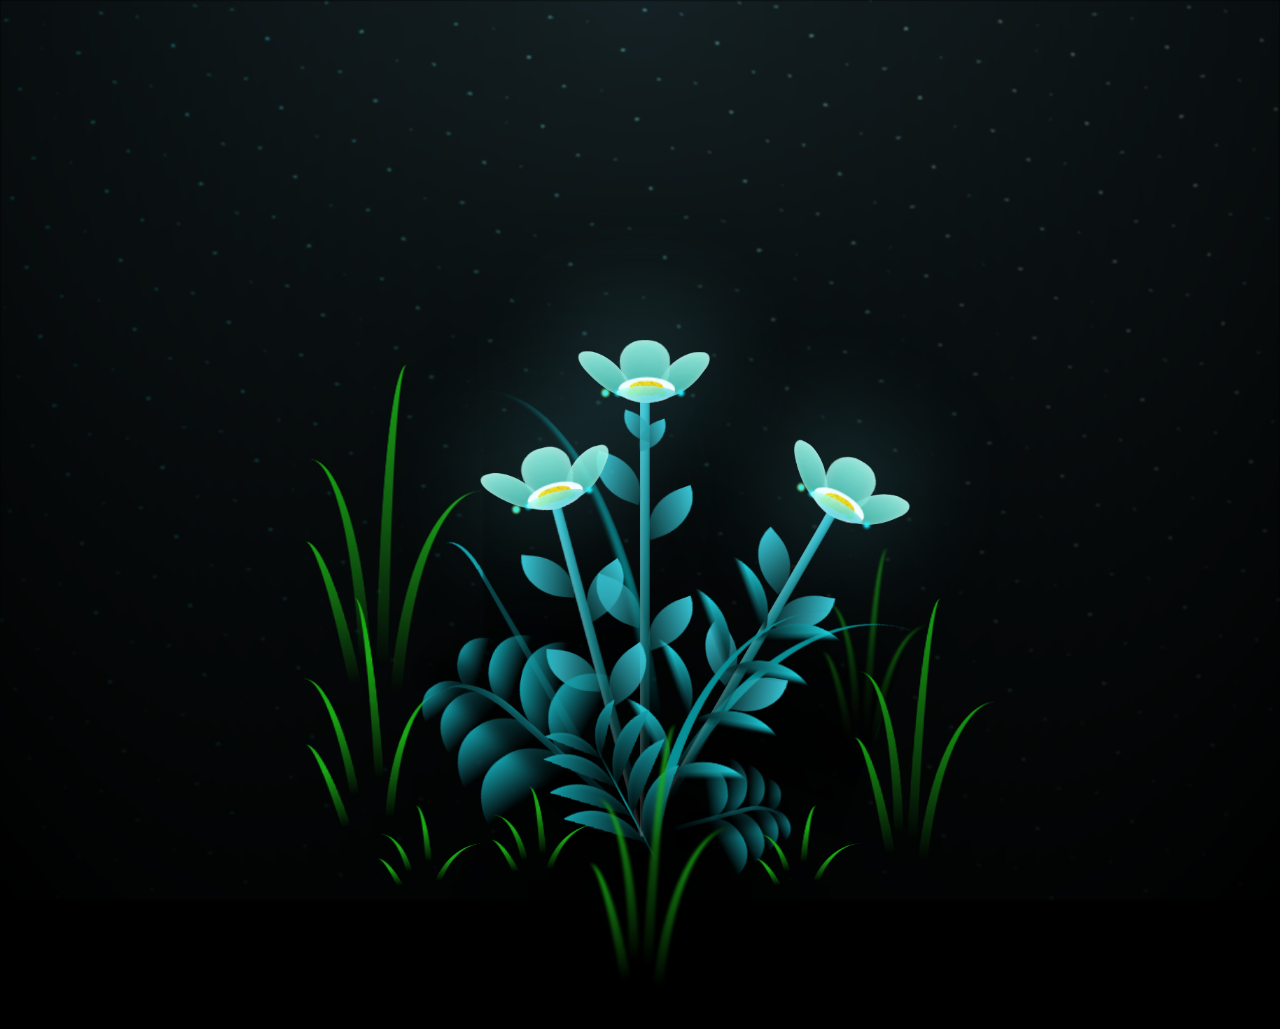
<file: FLOWER/index.html>
<!DOCTYPE html>
<html lang="en">
<head>
    <meta charset="UTF-8">
    <meta http-equiv="X-UA-Compatible" content="IE=edge">
    <meta name="viewport" content="width=device-width, initial-scale=1.0">
    <link rel="stylesheet" href="style.css">
    <script src="main.js" type="text/javascript"></script><title>Flowers</title>
</head>
    
<body class="not-loaded">
  <div class="night"></div>
  <div class="flowers">
    <div class="flower flower--1">
      <div class="flower__leafs flower__leafs--1">
        <div class="flower__leaf flower__leaf--1"></div>
        <div class="flower__leaf flower__leaf--2"></div>
        <div class="flower__leaf flower__leaf--3"></div>
        <div class="flower__leaf flower__leaf--4"></div>
        <div class="flower__white-circle"></div>

        <div class="flower__light flower__light--1"></div>
        <div class="flower__light flower__light--2"></div>
        <div class="flower__light flower__light--3"></div>
        <div class="flower__light flower__light--4"></div>
        <div class="flower__light flower__light--5"></div>
        <div class="flower__light flower__light--6"></div>
        <div class="flower__light flower__light--7"></div>
        <div class="flower__light flower__light--8"></div>

      </div>
      <div class="flower__line">
        <div class="flower__line__leaf flower__line__leaf--1"></div>
        <div class="flower__line__leaf flower__line__leaf--2"></div>
        <div class="flower__line__leaf flower__line__leaf--3"></div>
        <div class="flower__line__leaf flower__line__leaf--4"></div>
        <div class="flower__line__leaf flower__line__leaf--5"></div>
        <div class="flower__line__leaf flower__line__leaf--6"></div>
      </div>
    </div>

    <div class="flower flower--2">
      <div class="flower__leafs flower__leafs--2">
        <div class="flower__leaf flower__leaf--1"></div>
        <div class="flower__leaf flower__leaf--2"></div>
        <div class="flower__leaf flower__leaf--3"></div>
        <div class="flower__leaf flower__leaf--4"></div>
        <div class="flower__white-circle"></div>

        <div class="flower__light flower__light--1"></div>
        <div class="flower__light flower__light--2"></div>
        <div class="flower__light flower__light--3"></div>
        <div class="flower__light flower__light--4"></div>
        <div class="flower__light flower__light--5"></div>
        <div class="flower__light flower__light--6"></div>
        <div class="flower__light flower__light--7"></div>
        <div class="flower__light flower__light--8"></div>

      </div>
      <div class="flower__line">
        <div class="flower__line__leaf flower__line__leaf--1"></div>
        <div class="flower__line__leaf flower__line__leaf--2"></div>
        <div class="flower__line__leaf flower__line__leaf--3"></div>
        <div class="flower__line__leaf flower__line__leaf--4"></div>
      </div>
    </div>

    <div class="flower flower--3">
      <div class="flower__leafs flower__leafs--3">
        <div class="flower__leaf flower__leaf--1"></div>
        <div class="flower__leaf flower__leaf--2"></div>
        <div class="flower__leaf flower__leaf--3"></div>
        <div class="flower__leaf flower__leaf--4"></div>
        <div class="flower__white-circle"></div>

        <div class="flower__light flower__light--1"></div>
        <div class="flower__light flower__light--2"></div>
        <div class="flower__light flower__light--3"></div>
        <div class="flower__light flower__light--4"></div>
        <div class="flower__light flower__light--5"></div>
        <div class="flower__light flower__light--6"></div>
        <div class="flower__light flower__light--7"></div>
        <div class="flower__light flower__light--8"></div>

      </div>
      <div class="flower__line">
        <div class="flower__line__leaf flower__line__leaf--1"></div>
        <div class="flower__line__leaf flower__line__leaf--2"></div>
        <div class="flower__line__leaf flower__line__leaf--3"></div>
        <div class="flower__line__leaf flower__line__leaf--4"></div>
      </div>
    </div>

    <div class="grow-ans" style="--d:1.2s">
      <div class="flower__g-long">
        <div class="flower__g-long__top"></div>
        <div class="flower__g-long__bottom"></div>
      </div>
    </div>

    <div class="growing-grass">
      <div class="flower__grass flower__grass--1">
        <div class="flower__grass--top"></div>
        <div class="flower__grass--bottom"></div>
        <div class="flower__grass__leaf flower__grass__leaf--1"></div>
        <div class="flower__grass__leaf flower__grass__leaf--2"></div>
        <div class="flower__grass__leaf flower__grass__leaf--3"></div>
        <div class="flower__grass__leaf flower__grass__leaf--4"></div>
        <div class="flower__grass__leaf flower__grass__leaf--5"></div>
        <div class="flower__grass__leaf flower__grass__leaf--6"></div>
        <div class="flower__grass__leaf flower__grass__leaf--7"></div>
        <div class="flower__grass__leaf flower__grass__leaf--8"></div>
        <div class="flower__grass__overlay"></div>
      </div>
    </div>

    <div class="growing-grass">
      <div class="flower__grass flower__grass--2">
        <div class="flower__grass--top"></div>
        <div class="flower__grass--bottom"></div>
        <div class="flower__grass__leaf flower__grass__leaf--1"></div>
        <div class="flower__grass__leaf flower__grass__leaf--2"></div>
        <div class="flower__grass__leaf flower__grass__leaf--3"></div>
        <div class="flower__grass__leaf flower__grass__leaf--4"></div>
        <div class="flower__grass__leaf flower__grass__leaf--5"></div>
        <div class="flower__grass__leaf flower__grass__leaf--6"></div>
        <div class="flower__grass__leaf flower__grass__leaf--7"></div>
        <div class="flower__grass__leaf flower__grass__leaf--8"></div>
        <div class="flower__grass__overlay"></div>
      </div>
    </div>

    <div class="grow-ans" style="--d:2.4s">
      <div class="flower__g-right flower__g-right--1">
        <div class="leaf"></div>
      </div>
    </div>

    <div class="grow-ans" style="--d:2.8s">
      <div class="flower__g-right flower__g-right--2">
        <div class="leaf"></div>
      </div>
    </div>

    <div class="grow-ans" style="--d:2.8s">
      <div class="flower__g-front">
        <div class="flower__g-front__leaf-wrapper flower__g-front__leaf-wrapper--1">
          <div class="flower__g-front__leaf"></div>
        </div>
        <div class="flower__g-front__leaf-wrapper flower__g-front__leaf-wrapper--2">
          <div class="flower__g-front__leaf"></div>
        </div>
        <div class="flower__g-front__leaf-wrapper flower__g-front__leaf-wrapper--3">
          <div class="flower__g-front__leaf"></div>
        </div>
        <div class="flower__g-front__leaf-wrapper flower__g-front__leaf-wrapper--4">
          <div class="flower__g-front__leaf"></div>
        </div>
        <div class="flower__g-front__leaf-wrapper flower__g-front__leaf-wrapper--5">
          <div class="flower__g-front__leaf"></div>
        </div>
        <div class="flower__g-front__leaf-wrapper flower__g-front__leaf-wrapper--6">
          <div class="flower__g-front__leaf"></div>
        </div>
        <div class="flower__g-front__leaf-wrapper flower__g-front__leaf-wrapper--7">
          <div class="flower__g-front__leaf"></div>
        </div>
        <div class="flower__g-front__leaf-wrapper flower__g-front__leaf-wrapper--8">
          <div class="flower__g-front__leaf"></div>
        </div>
        <div class="flower__g-front__line"></div>
      </div>
    </div>

    <div class="grow-ans" style="--d:3.2s">
      <div class="flower__g-fr">
        <div class="leaf"></div>
        <div class="flower__g-fr__leaf flower__g-fr__leaf--1"></div>
        <div class="flower__g-fr__leaf flower__g-fr__leaf--2"></div>
        <div class="flower__g-fr__leaf flower__g-fr__leaf--3"></div>
        <div class="flower__g-fr__leaf flower__g-fr__leaf--4"></div>
        <div class="flower__g-fr__leaf flower__g-fr__leaf--5"></div>
        <div class="flower__g-fr__leaf flower__g-fr__leaf--6"></div>
        <div class="flower__g-fr__leaf flower__g-fr__leaf--7"></div>
        <div class="flower__g-fr__leaf flower__g-fr__leaf--8"></div>
      </div>
    </div>

    <div class="long-g long-g--0">
      <div class="grow-ans" style="--d:3s">
        <div class="leaf leaf--0"></div>
      </div>
      <div class="grow-ans" style="--d:2.2s">
        <div class="leaf leaf--1"></div>
      </div>
      <div class="grow-ans" style="--d:3.4s">
        <div class="leaf leaf--2"></div>
      </div>
      <div class="grow-ans" style="--d:3.6s">
        <div class="leaf leaf--3"></div>
      </div>
    </div>

    <div class="long-g long-g--1">
      <div class="grow-ans" style="--d:3.6s">
        <div class="leaf leaf--0"></div>
      </div>
      <div class="grow-ans" style="--d:3.8s">
        <div class="leaf leaf--1"></div>
      </div>
      <div class="grow-ans" style="--d:4s">
        <div class="leaf leaf--2"></div>
      </div>
      <div class="grow-ans" style="--d:4.2s">
        <div class="leaf leaf--3"></div>
      </div>
    </div>

    <div class="long-g long-g--2">
      <div class="grow-ans" style="--d:4s">
        <div class="leaf leaf--0"></div>
      </div>
      <div class="grow-ans" style="--d:4.2s">
        <div class="leaf leaf--1"></div>
      </div>
      <div class="grow-ans" style="--d:4.4s">
        <div class="leaf leaf--2"></div>
      </div>
      <div class="grow-ans" style="--d:4.6s">
        <div class="leaf leaf--3"></div>
      </div>
    </div>

    <div class="long-g long-g--3">
      <div class="grow-ans" style="--d:4s">
        <div class="leaf leaf--0"></div>
      </div>
      <div class="grow-ans" style="--d:4.2s">
        <div class="leaf leaf--1"></div>
      </div>
      <div class="grow-ans" style="--d:3s">
        <div class="leaf leaf--2"></div>
      </div>
      <div class="grow-ans" style="--d:3.6s">
        <div class="leaf leaf--3"></div>
      </div>
    </div>

    <div class="long-g long-g--4">
      <div class="grow-ans" style="--d:4s">
        <div class="leaf leaf--0"></div>
      </div>
      <div class="grow-ans" style="--d:4.2s">
        <div class="leaf leaf--1"></div>
      </div>
      <div class="grow-ans" style="--d:3s">
        <div class="leaf leaf--2"></div>
      </div>
      <div class="grow-ans" style="--d:3.6s">
        <div class="leaf leaf--3"></div>
      </div>
    </div>

    <div class="long-g long-g--5">
      <div class="grow-ans" style="--d:4s">
        <div class="leaf leaf--0"></div>
      </div>
      <div class="grow-ans" style="--d:4.2s">
        <div class="leaf leaf--1"></div>
      </div>
      <div class="grow-ans" style="--d:3s">
        <div class="leaf leaf--2"></div>
      </div>
      <div class="grow-ans" style="--d:3.6s">
        <div class="leaf leaf--3"></div>
      </div>
    </div>

    <div class="long-g long-g--6">
      <div class="grow-ans" style="--d:4.2s">
        <div class="leaf leaf--0"></div>
      </div>
      <div class="grow-ans" style="--d:4.4s">
        <div class="leaf leaf--1"></div>
      </div>
      <div class="grow-ans" style="--d:4.6s">
        <div class="leaf leaf--2"></div>
      </div>
      <div class="grow-ans" style="--d:4.8s">
        <div class="leaf leaf--3"></div>
      </div>
    </div>

    <div class="long-g long-g--7">
      <div class="grow-ans" style="--d:3s">
        <div class="leaf leaf--0"></div>
      </div>
      <div class="grow-ans" style="--d:3.2s">
        <div class="leaf leaf--1"></div>
      </div>
      <div class="grow-ans" style="--d:3.5s">
        <div class="leaf leaf--2"></div>
      </div>
      <div class="grow-ans" style="--d:3.6s">
        <div class="leaf leaf--3"></div>
      </div>
    </div>
  </div>
</body>
</html>
</file>
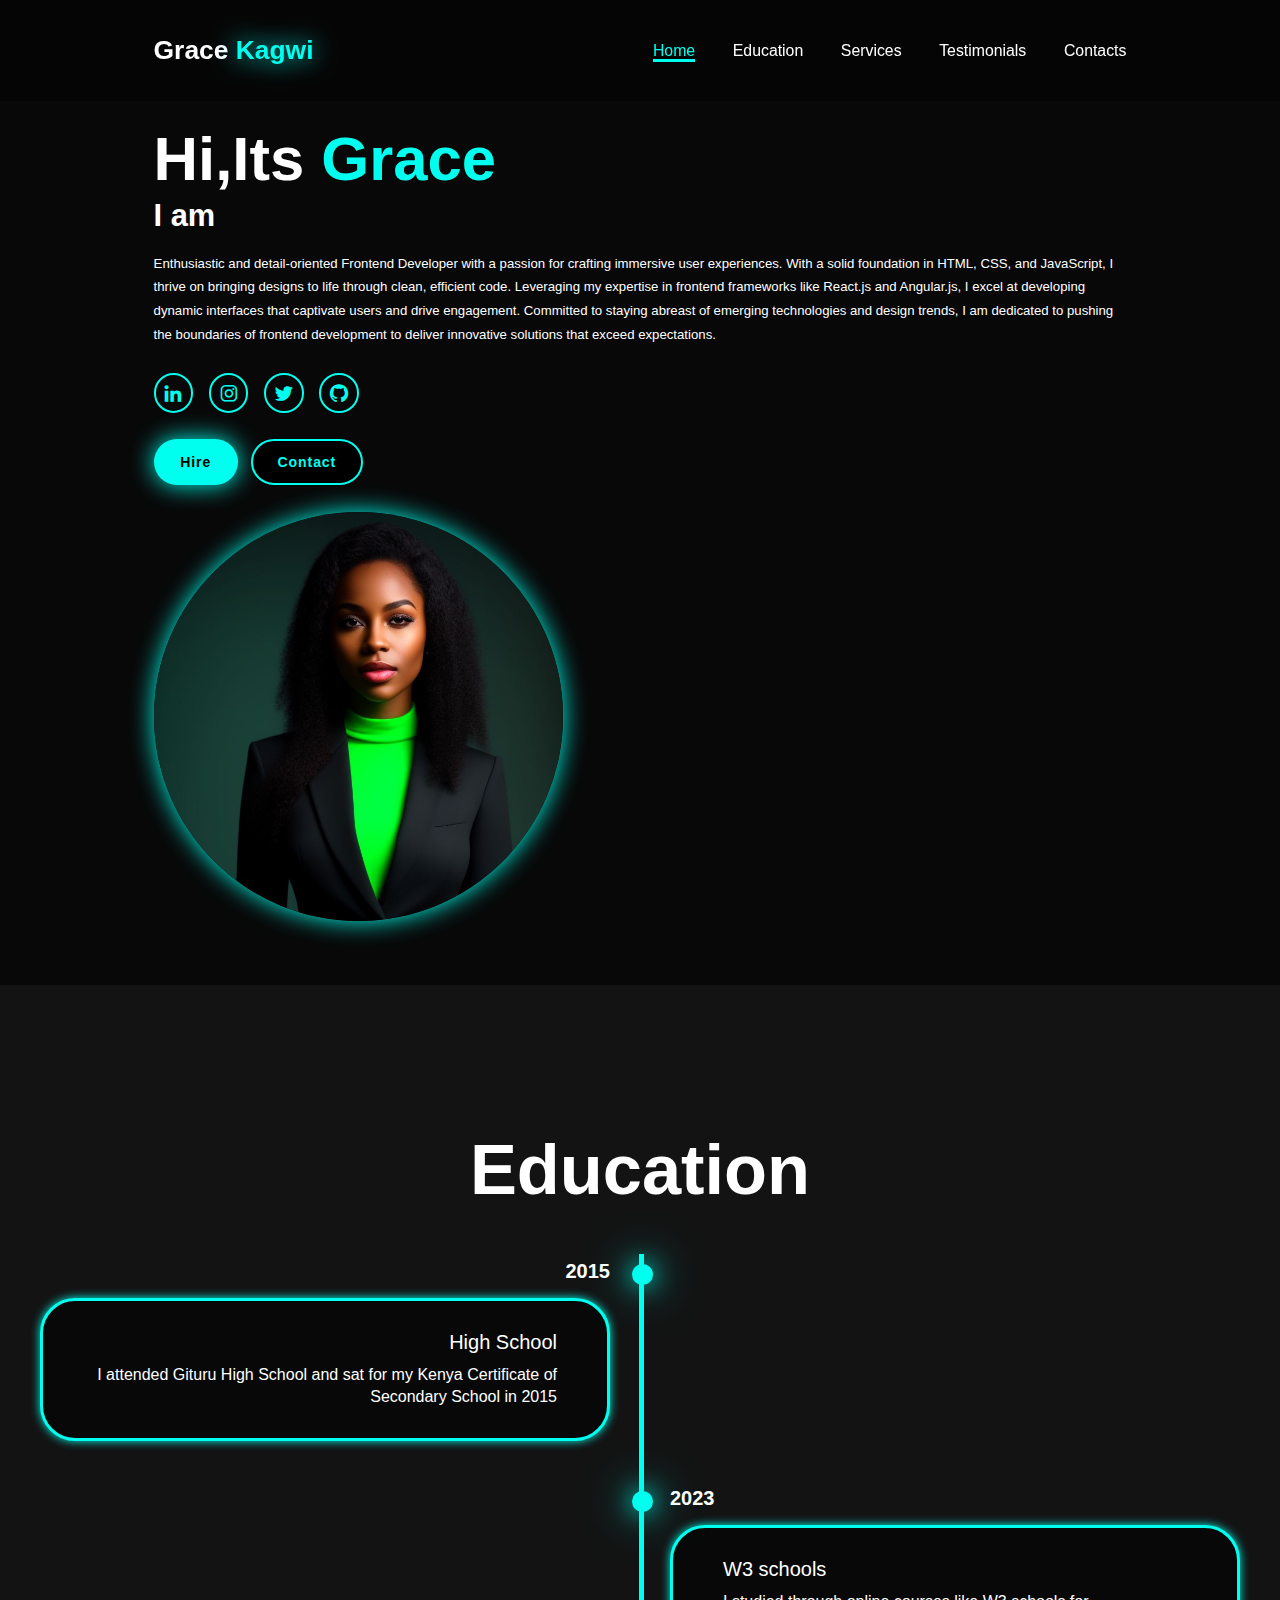
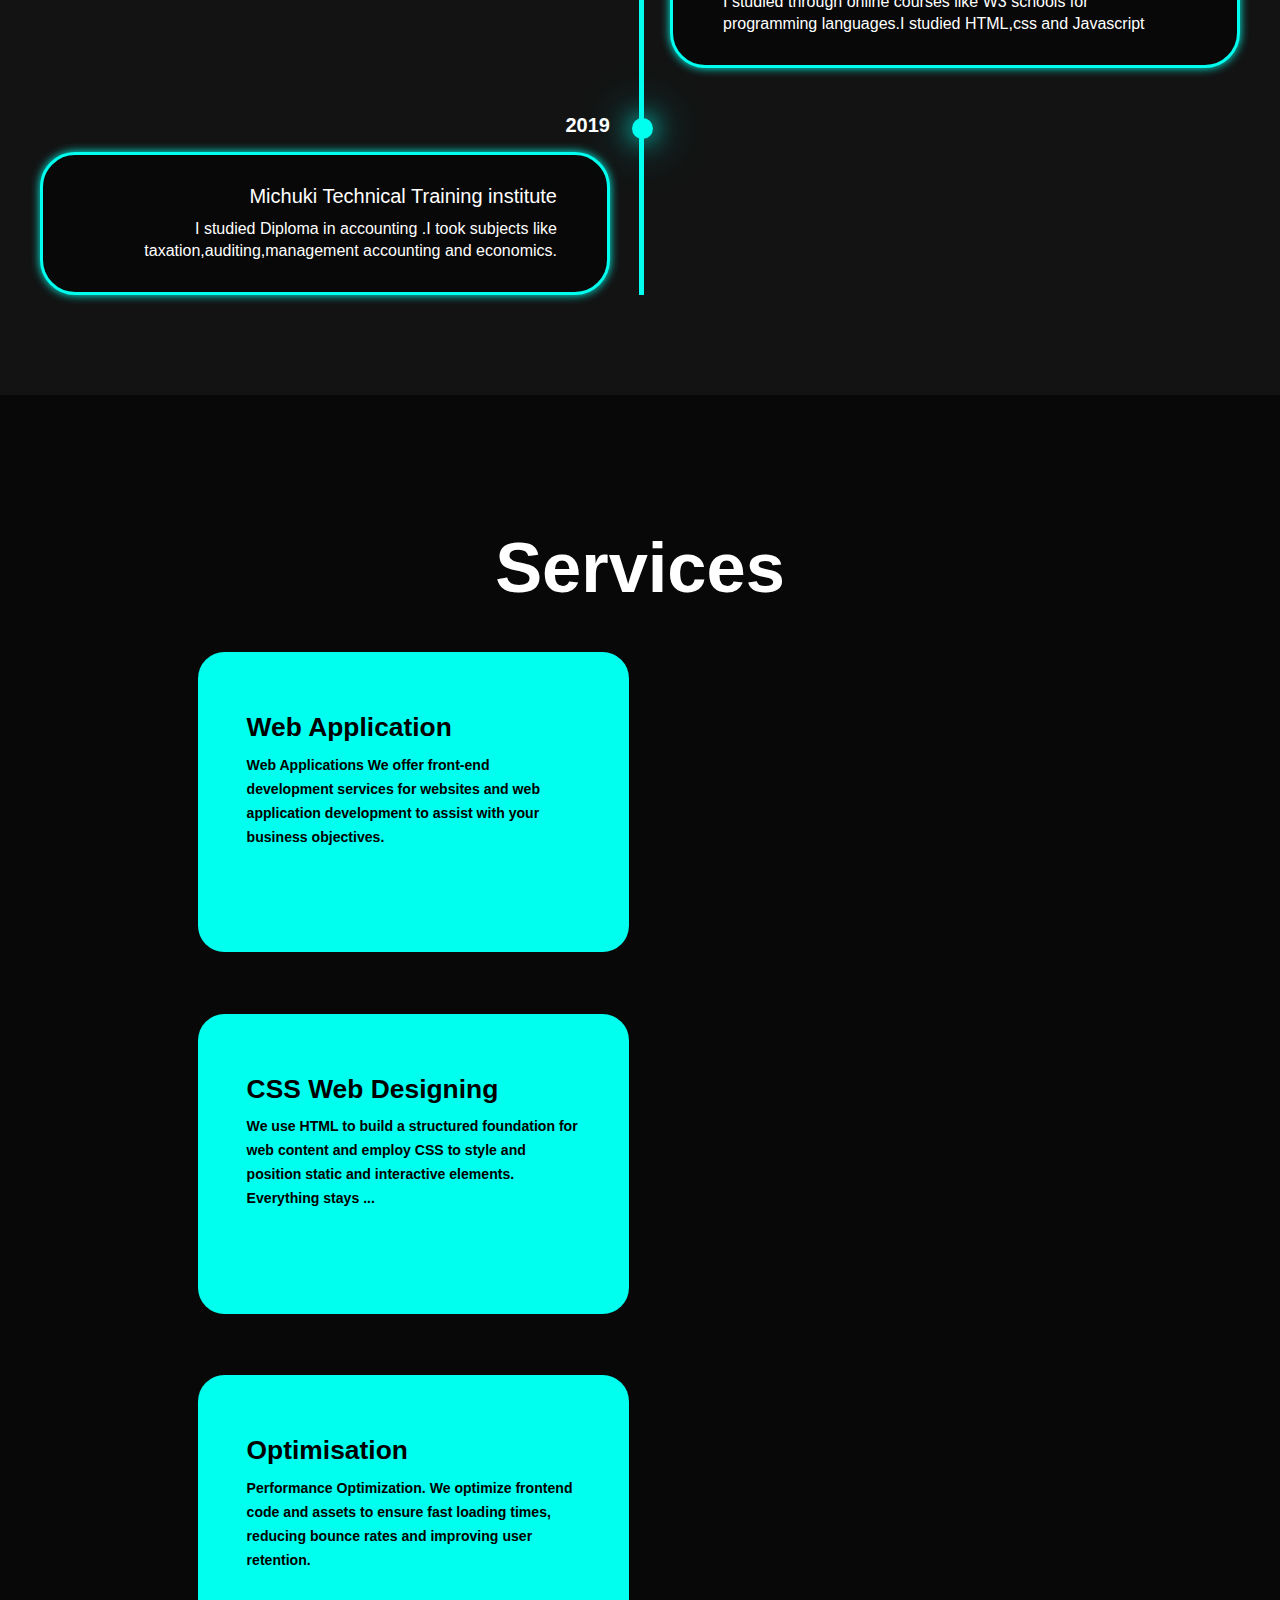
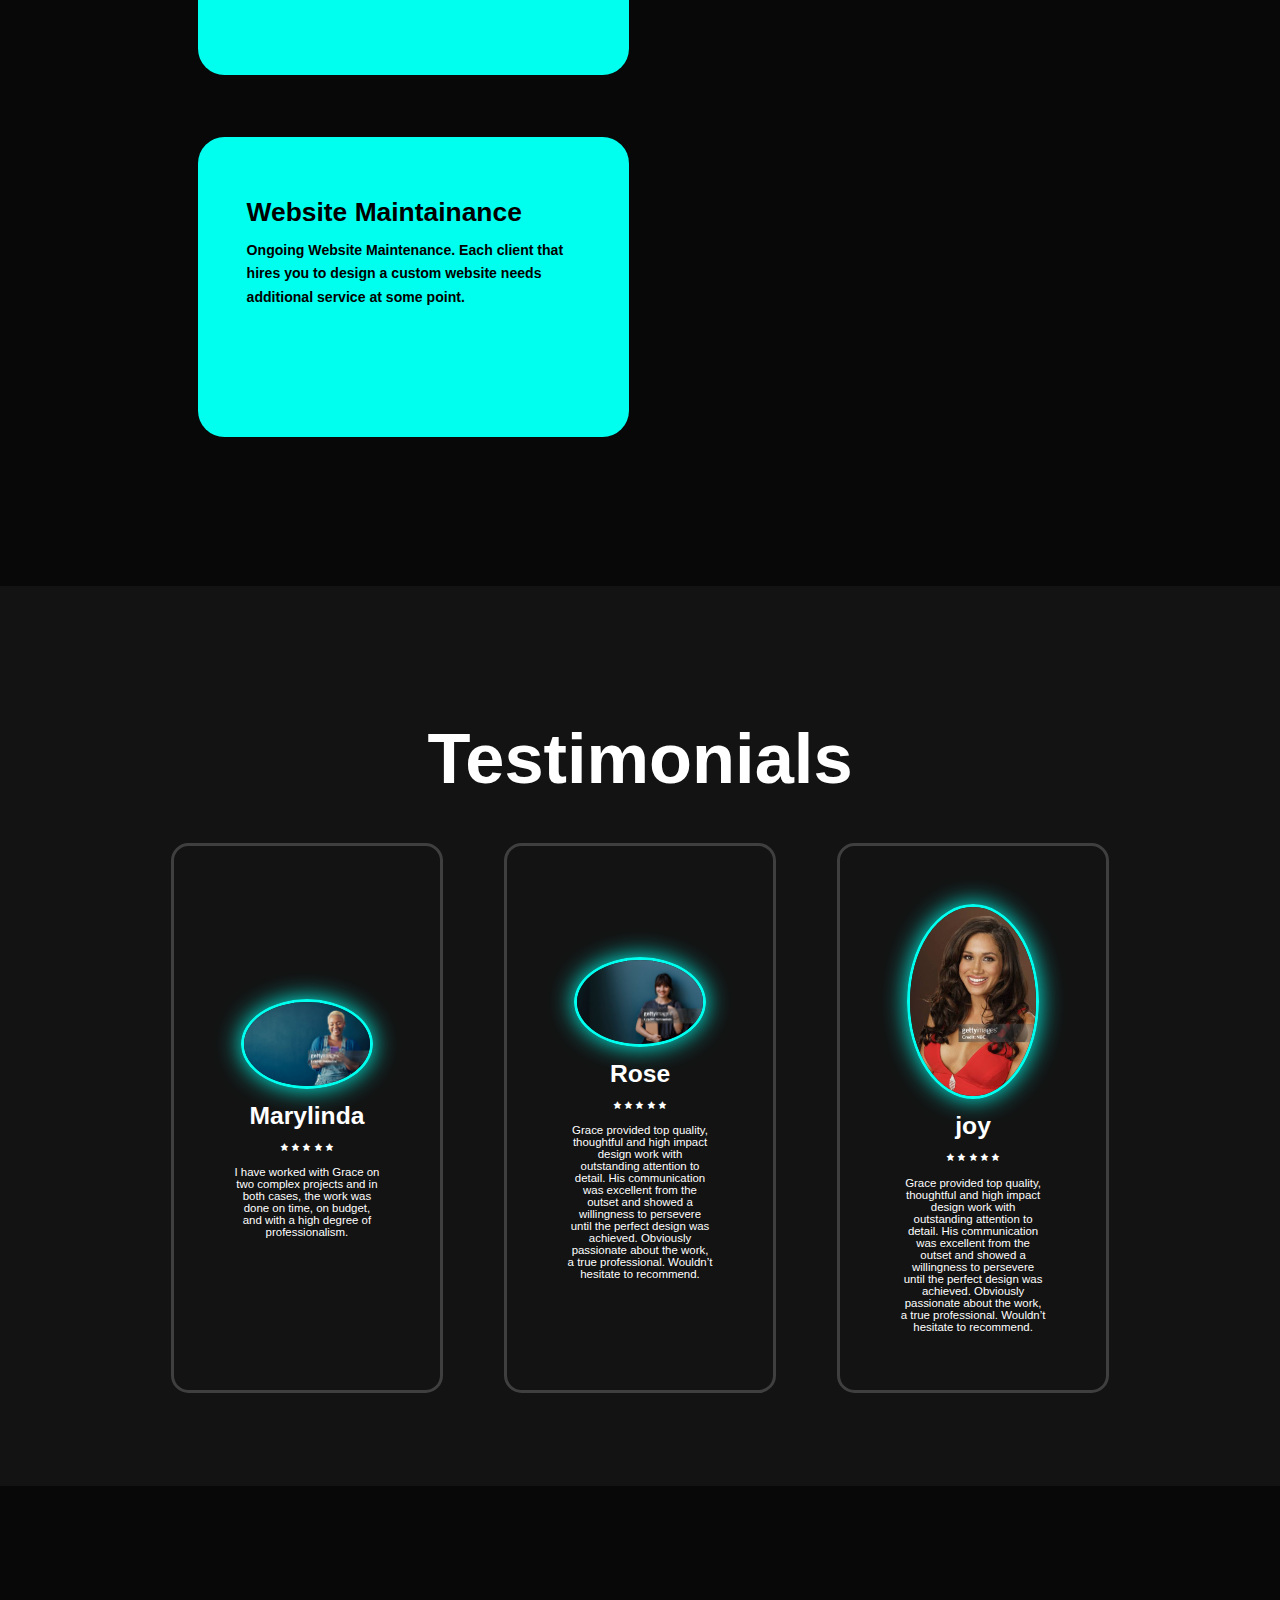
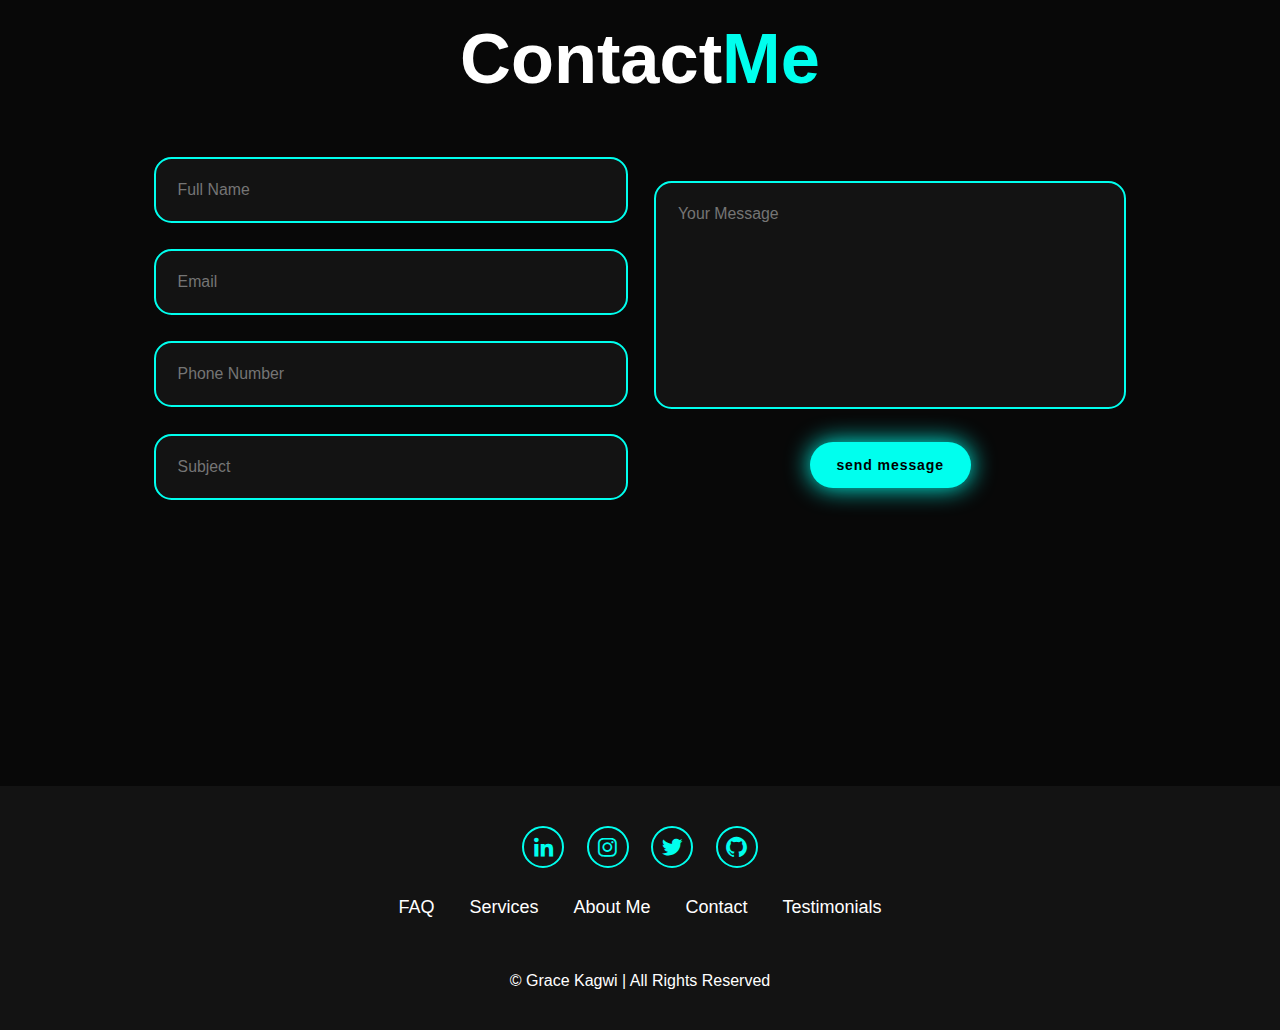
<file: MY PORTFOLIO/index.html>
<!DOCTYPE html>
<html lang="en">
  <head>
    <meta charset="UTF-8">
    <meta name="viewport"
    content="width=device-width,intial-scale=1.0">
    <title>MY PORTFOLIO WEBSITE</title>
    <link rel="stylesheet" href="style.css">
    <link href='https://unpkg.com/boxicons@2.1.4/css/boxicons.min.css' rel='stylesheet'>
  </head>
  <body>

    <header class="header">
      <a href="#home" class="logo">Grace
        <span>Kagwi</span></a>

        <i class='bx bx-menu' id="menu-icon"></i>


        <nav class="navbar">
          <a href="#home" class="active">Home</a>
          <a href="#education">Education</a>
          <a href="#services">Services</a>
          <a href="#testimonials">Testimonials</a>
          <a href="#contacts">Contacts</a>
        </nav>
    </header>
    <section class="home" id="home">
      <div class="home-content">
        <h1>Hi,Its <span>Grace</span></h1>
        <h3 class="text-animation">I am <span></span></h3>
        <p>Enthusiastic and detail-oriented Frontend Developer with a passion for crafting immersive user experiences. With a solid foundation in HTML, CSS, and JavaScript, I thrive on bringing designs to life through clean, efficient code. Leveraging my expertise in frontend frameworks like React.js and Angular.js, I excel at developing dynamic interfaces that captivate users and drive engagement. Committed to staying abreast of emerging technologies and design trends, I am dedicated to pushing the boundaries of frontend development to deliver innovative solutions that exceed expectations.</p>

        <div class="social-icons">
          <a href="#"><i class='bx bxl-linkedin'></i></a>
          <a href="#"><i class='bx bxl-instagram' ></i></a>
          <a href="#"><i class='bx bxl-twitter'></i></a>
          <a href="#"><i class='bx bxl-github'></i></a>
        </div>

        <div class="btn-group">
          <a href="#" class="btn">Hire</a>
          <a href="#contact" class="btn">Contact</a>
        </div>

        <div class="home-img">
          <img src="image.JPEG">
        </div>
      </div>
    </section>

    <section class="education" id="education">
      <h2 class="heading">Education</h2>

      <div class="timeline-items">

        <div class="timeline-item">
          <div class="timeline-dot"></div>
            <div class="timeline-date">2015</div>
            <div class="timeline-content">
              <h3>High School</h3>
              <p>I attended Gituru High School and sat for my Kenya Certificate of Secondary School in 2015</p>
            </div>
          
        </div>

        <div class="timeline-item">
          <div class="timeline-dot"></div>
            <div class="timeline-date">2023</div>
            <div class="timeline-content">
              <h3>W3 schools</h3>
              <p>I studied through online courses like W3 schools for programming languages.I studied HTML,css and Javascript</p>
            </div>
          
        </div>

        <div class="timeline-item">
          <div class="timeline-dot"></div>
            <div class="timeline-date">2019</div>
            <div class="timeline-content">
              <h3>Michuki Technical Training institute</h3>
              <p>I studied Diploma in accounting .I took subjects like taxation,auditing,management accounting and economics.</p>
            </div>
          
        </div>


      </div>
    </section>

    <section class="services" id="services">
    <h2 class="heading">Services</h2>

    <div class="services-container">
      <div class="service-box">
        <div class="service-info">
          <h4>Web Application</h4>
          <p>Web Applications We offer front-end development services for websites and web application development to assist with your business objectives.</p>
        </div>
      </div>
    </div>

    <div class="services-container">
      <div class="service-box">
        <div class="service-info">
          <h4>CSS Web Designing</h4>
          <p>We use HTML to build a structured foundation for web content and employ CSS to style and position static and interactive elements. Everything stays ...</p>
        </div>
      </div>
    </div>

    <div class="services-container">
      <div class="service-box">
        <div class="service-info">
          <h4>Optimisation</h4>
          <p>Performance Optimization. We optimize frontend code and assets to ensure fast loading times, reducing bounce rates and improving user retention.</p>
        </div>
      </div>
    </div>

    <div class="services-container">
      <div class="service-box">
        <div class="service-info">
          <h4>Website Maintainance</h4>
          <p>Ongoing Website Maintenance. Each client that hires you to design a custom website needs additional service at some point.</p>
        </div>
      </div>
    </div>
    </section>

    <section class="testimonials" id="testimonials">
      <div class="testimonials-box">
        <h2 class="heading">Testimonials</h2>

        <div class="wrapper">
          <div class="testimonial-item">
            <img src="myhome.jpg">
            <h2>Marylinda</h2>
            <div class="rating">
              <i class='bx bxs-star'></i>
              <i class='bx bxs-star'></i>
              <i class='bx bxs-star'></i>
              <i class='bx bxs-star'></i>
              <i class='bx bxs-star'></i>

            </div>
            <p>I have worked with Grace on two complex projects and in both cases, the work was done on time, on budget, and with a high degree of professionalism.</p>

          </div>

          <div class="testimonial-item">
            <img src="myphoto.jpg">
            <h2>Rose</h2>
            <div class="rating">
              <i class='bx bxs-star'></i>
              <i class='bx bxs-star'></i>
              <i class='bx bxs-star'></i>
              <i class='bx bxs-star'></i>
              <i class='bx bxs-star'></i>


            </div>
            <p>Grace provided top quality, thoughtful and high impact design work with outstanding attention to detail. His communication was excellent from the outset and showed a willingness to persevere until the perfect design was achieved. Obviously passionate about the work, a true professional. Wouldn’t hesitate to recommend.</p>

          </div>

          <div class="testimonial-item">
            <img src="image4.JPEG">
            <h2>joy</h2>
            <div class="rating">
              <i class='bx bxs-star'></i>
              <i class='bx bxs-star'></i>
              <i class='bx bxs-star'></i>
              <i class='bx bxs-star'></i>
              <i class='bx bxs-star'></i>


            </div>
            <p>Grace provided top quality, thoughtful and high impact design work with outstanding attention to detail. His communication was excellent from the outset and showed a willingness to persevere until the perfect design was achieved. Obviously passionate about the work, a true professional. Wouldn’t hesitate to recommend.</p>

          </div>
        </div>
      </div>
    </section>

    <section class="contact" id="contact">
      <h2 class="heading">Contact<span>Me</span></h2>
      <form action="">
        <div class="input-group">
          <div class="input-box">
            <input type="text"
            placeholder="Full Name">
            <input type="email"
            placeholder="Email">
          </div>
          <div class="input-box">
            <input type="number"
            placeholder="Phone Number">
            <input type="text"
            placeholder="Subject">
          </div>
        </div>

        <div class="input-group-2">
          <textarea name="" id="" cols="30" rows="10" placeholder="Your Message"></textarea>
          <input type="submit" value="send message" class="btn">
        </div>
      </form>
    </section>

    <footer class="footer">
      <div class="social">
        <a href="#"><i class='bx bxl-linkedin'></i></a>
        <a href="#"><i class='bx bxl-instagram' ></i></a>
        <a href="#"><i class='bx bxl-twitter'></i></a>
        <a href="#"><i class='bx bxl-github'></i></a>
      </div>

      <ul class="list">
        <li>
          <a href="#">FAQ</a>
        </li>
        <li>
          <a href="#">Services</a>
        </li>
        <li>
          <a href="#">About Me</a>
        </li>
        <li>
          <a href="#">Contact</a>
        </li>
        <li>
          <a href="#">Testimonials</a>
        </li>
      </ul>
      <p class="copyright">
        © Grace Kagwi | All Rights Reserved
      </p>
    </footer>





    <script src="script.js"></script>
  </body>
</html>
</file>
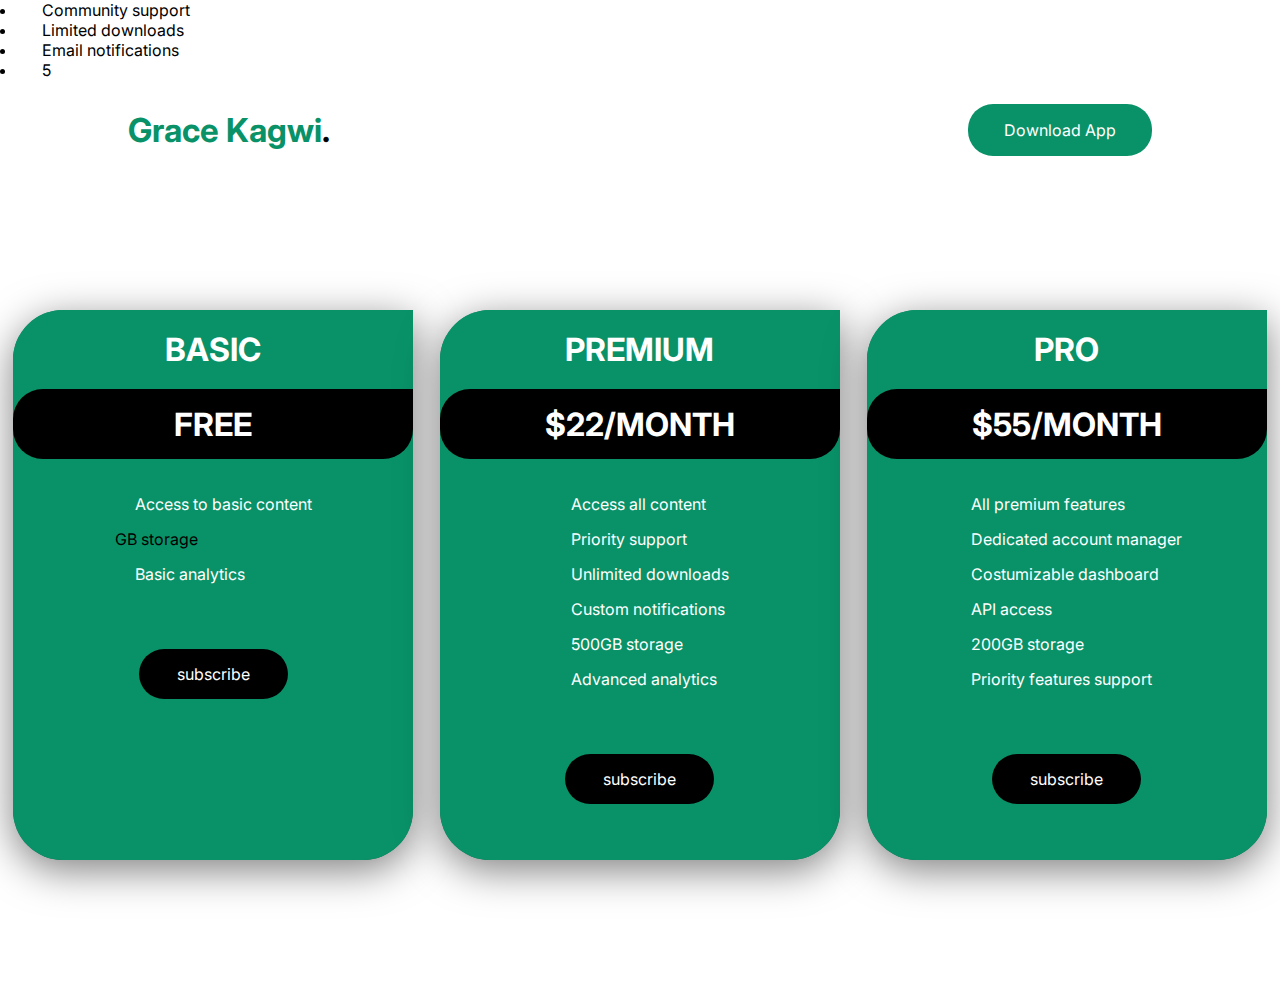
<file: TO DO LIST/index.html>
<li><i class="fa-solid fa-check"></i>Community support</li>
        <li><i class="fa-solid fa-check"></i>Limited downloads</li>
        <li><i class="fa-solid fa-check"></i>Email notifications</li>
        <li><i class="fa-solid fa-check"></i>5<!DOCTYPE html>
<html lang="en">
<head>
  <meta charset="UTF-8">
  <meta name="viewport" content="width=device-width, initial-scale=1.0">
  <link rel="stylesheet" href="style.css">
  <link rel="stylesheet" href="https://cdnjs.cloudflare.com/ajax/libs/font-awesome/6.5.2/css/all.min.css" integrity="sha512-SnH5WK+bZxgPHs44uWIX+LLJAJ9/2PkPKZ5QiAj6Ta86w+fsb2TkcmfRyVX3pBnMFcV7oQPJkl9QevSCWr3W6A==" crossorigin="anonymous" referrerpolicy="no-referrer" />
  <title>Card Layout</title>
</head>
<body>
  <div class="navbar">
    <div class="logo">
      <a href="#">Grace Kagwi<span>.</span></a>
    </div>
    <div class="btn">
      <a href="#">Download App</a>
    </div>
  </div>
  <div class="card-container">
    <div class="card card-1">
      <div>
        <h1>Basic</h1>
        <h1>Free</h1>
      </div>
      <ul>
        <li><i class="fa-solid fa-check"></i>Access to basic content</li>GB storage</li>
        <li><i class="fa-solid fa-check"></i>Basic analytics</li>
      </ul>
      <a href="#">subscribe</a>
    </div>
    <div class="card card-2">
      <div>
        <h1>Premium</h1>
        <h1>$22/month</h1>
      </div>
      <ul>
        <li><i class="fa-solid fa-check"></i>Access all content</li>
        <li><i class="fa-solid fa-check"></i>Priority support</li>
        <li><i class="fa-solid fa-check"></i>Unlimited downloads</li>
        <li><i class="fa-solid fa-check"></i>Custom notifications</li>
        <li><i class="fa-solid fa-check"></i>500GB storage</li>
        <li><i class="fa-solid fa-check"></i>Advanced analytics</li>
      </ul>
      <a href="#">subscribe</a>
    </div>
    <div class="card card-3">
      <div>
        <h1>Pro</h1>
        <h1>$55/month</h1>
      </div>
      <ul>
        <li><i class="fa-solid fa-check"></i>All premium features</li>
        <li><i class="fa-solid fa-check"></i>Dedicated account manager</li>
        <li><i class="fa-solid fa-check"></i>Costumizable dashboard</li>
        <li><i class="fa-solid fa-check"></i>API access</li>
        <li><i class="fa-solid fa-check"></i>200GB storage</li>
        <li><i class="fa-solid fa-check"></i>Priority features support</li>
      </ul>
      <a href="#">subscribe</a>
    </div>
  </div> 
  
</body>
</html>
</file>
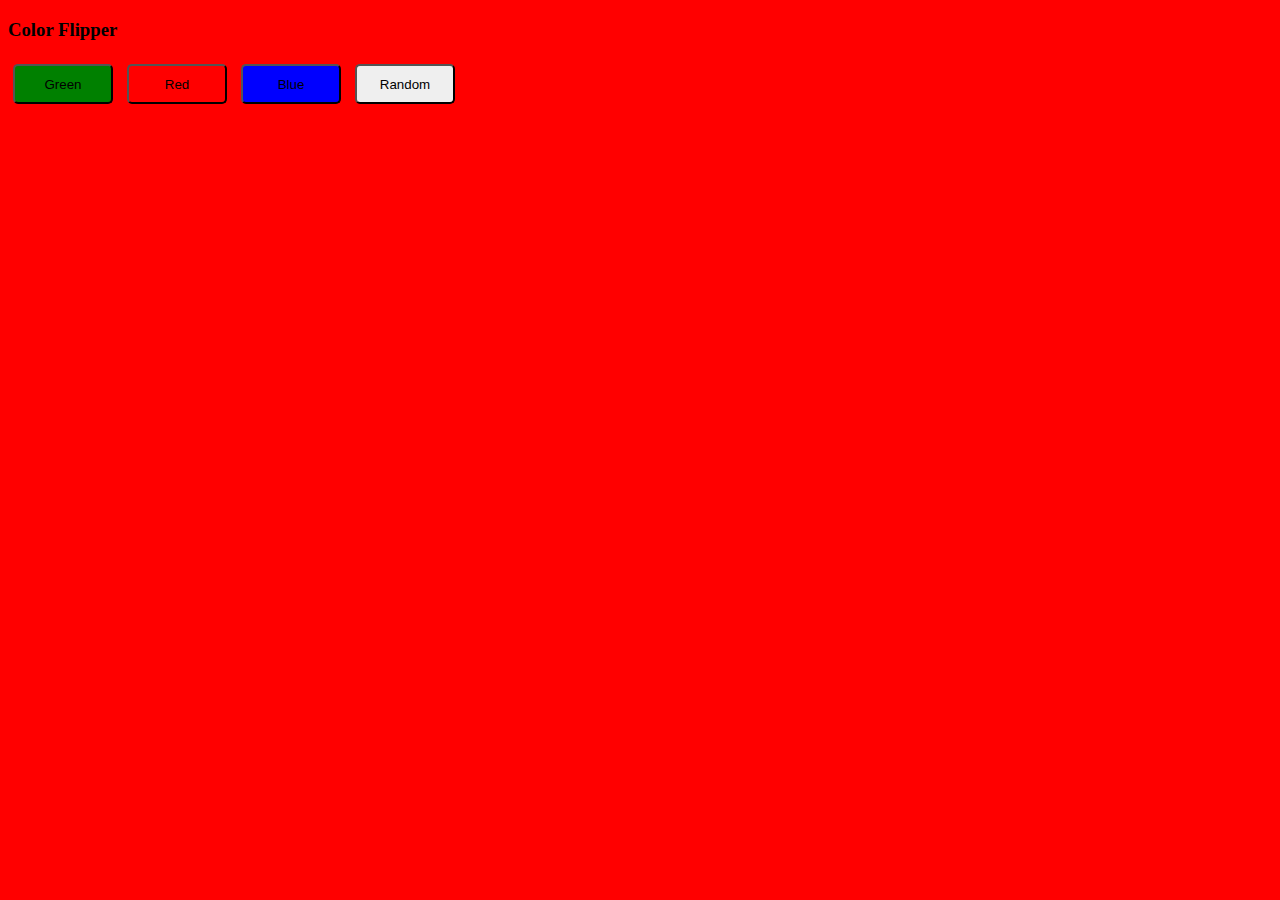
<file: MINI.JS/main.html>
<!DOCTYPE html>
<html lang="en">
<head>
  
  <title>Color Flipper</title>
  <style>
    #green {
      background-color: green;
    }
    #red {
      background-color: red;
    }
    #blue {
      background-color: blue;
    }
    button {
      border-radius: 5px;
      width: 100px;
      height: 40px;
      margin: 5px;
    }

  </style>
</head>
<body>
  <h3>Color Flipper</h3>
  <button id="green">Green</button>
  <button id="red">Red</button>
  <button id="blue">Blue</button>
  <button>Random</button>
  <script src="index.js"></script>
</body>
</html>
</file>
<file: FLOWER/style.css>
*,
*::after,
*::before {
  padding: 0;
  margin: 0;
  box-sizing: border-box;
}

:root {
  --dark-color: #000;
}

body {
  display: flex;
  align-items: flex-end;
  justify-content: center;
  min-height: 100vh;
  background-color: var(--dark-color);
  overflow: hidden;
  perspective: 1000px;
}

.night {
  position: fixed;
  left: 50%;
  top: 0;
  transform: translateX(-50%);
  width: 100%;
  height: 100%;
  filter: blur(0.1vmin);
  background-image: radial-gradient(ellipse at top, transparent 0%, var(--dark-color)), radial-gradient(ellipse at bottom, var(--dark-color), rgba(145, 233, 255, 0.2)), repeating-linear-gradient(220deg, black 0px, black 19px, transparent 19px, transparent 22px), repeating-linear-gradient(189deg, black 0px, black 19px, transparent 19px, transparent 22px), repeating-linear-gradient(148deg, black 0px, black 19px, transparent 19px, transparent 22px), linear-gradient(90deg, #00fffa, #f0f0f0);
}

.flowers {
  position: relative;
  transform: scale(0.7);
}

.flower {
  position: absolute;
  bottom: 10vmin;
  transform-origin: bottom center;
  z-index: 10;
  --fl-speed: 0.8s;
}
.flower--1 {
  animation: moving-flower-1 4s linear infinite;
}
.flower--1 .flower__line {
  height: 70vmin;
  animation-delay: 0.3s;
}
.flower--1 .flower__line__leaf--1 {
  animation: blooming-leaf-right var(--fl-speed) 1.6s backwards;
}
.flower--1 .flower__line__leaf--2 {
  animation: blooming-leaf-right var(--fl-speed) 1.4s backwards;
}
.flower--1 .flower__line__leaf--3 {
  animation: blooming-leaf-left var(--fl-speed) 1.2s backwards;
}
.flower--1 .flower__line__leaf--4 {
  animation: blooming-leaf-left var(--fl-speed) 1s backwards;
}
.flower--1 .flower__line__leaf--5 {
  animation: blooming-leaf-right var(--fl-speed) 1.8s backwards;
}
.flower--1 .flower__line__leaf--6 {
  animation: blooming-leaf-left var(--fl-speed) 2s backwards;
}
.flower--2 {
  left: 50%;
  transform: rotate(30deg);
  animation: moving-flower-2 4s linear infinite;
}
.flower--2 .flower__line {
  height: 60vmin;
  animation-delay: 0.8s;
}
.flower--2 .flower__line__leaf--1 {
  animation: blooming-leaf-right var(--fl-speed) 1.9s backwards;
}
.flower--2 .flower__line__leaf--2 {
  animation: blooming-leaf-right var(--fl-speed) 1.7s backwards;
}
.flower--2 .flower__line__leaf--3 {
  animation: blooming-leaf-left var(--fl-speed) 1.5s backwards;
}
.flower--2 .flower__line__leaf--4 {
  animation: blooming-leaf-left var(--fl-speed) 1.3s backwards;
}
.flower--3 {
  left: 50%;
  transform: rotate(-15deg);
  animation: moving-flower-3 4s linear infinite;
}
.flower--3 .flower__line {
  animation-delay: 0.9s;
}
.flower--3 .flower__line__leaf--1 {
  animation: blooming-leaf-right var(--fl-speed) 2.5s backwards;
}
.flower--3 .flower__line__leaf--2 {
  animation: blooming-leaf-right var(--fl-speed) 2.3s backwards;
}
.flower--3 .flower__line__leaf--3 {
  animation: blooming-leaf-left var(--fl-speed) 2.1s backwards;
}
.flower--3 .flower__line__leaf--4 {
  animation: blooming-leaf-left var(--fl-speed) 1.9s backwards;
}
.flower__leafs {
  position: relative;
  animation: blooming-flower 2s backwards;
}
.flower__leafs--1 {
  animation-delay: 1.1s;
}
.flower__leafs--2 {
  animation-delay: 1.4s;
}
.flower__leafs--3 {
  animation-delay: 1.7s;
}
.flower__leafs::after {
  content: "";
  position: absolute;
  left: 0;
  top: 0;
  transform: translate(-50%, -100%);
  width: 8vmin;
  height: 8vmin;
  background-color: #6bf0ff;
  filter: blur(10vmin);
}
.flower__leaf {
  position: absolute;
  bottom: 0;
  left: 50%;
  width: 8vmin;
  height: 11vmin;
  border-radius: 51% 49% 47% 53%/44% 45% 55% 69%;
  background-color: #65e6cc;
  background-image: linear-gradient(to top, #40bbab, #a7ffee);
  transform-origin: bottom center;
  opacity: 0.9;
  box-shadow: inset 0 0 2vmin rgba(255, 255, 255, 0.5);
}
.flower__leaf--1 {
  transform: translate(-10%, 1%) rotateY(40deg) rotateX(-50deg);
}
.flower__leaf--2 {
  transform: translate(-50%, -4%) rotateX(40deg);
}
.flower__leaf--3 {
  transform: translate(-90%, 0%) rotateY(45deg) rotateX(50deg);
}
.flower__leaf--4 {
  width: 8vmin;
  height: 8vmin;
  transform-origin: bottom left;
  border-radius: 4vmin 10vmin 4vmin 4vmin;
  transform: translate(0%, 18%) rotateX(70deg) rotate(-43deg);
  background-image: linear-gradient(to top, #39c6d6, #a7ffee);
  z-index: 1;
  opacity: 0.8;
}
.flower__white-circle {
  position: absolute;
  left: -3.5vmin;
  top: -3vmin;
  width: 9vmin;
  height: 4vmin;
  border-radius: 50%;
  background-color: #fff;
}
.flower__white-circle::after {
  content: "";
  position: absolute;
  left: 50%;
  top: 45%;
  transform: translate(-50%, -50%);
  width: 60%;
  height: 60%;
  border-radius: inherit;
  background-image: repeating-linear-gradient(135deg, rgba(0, 0, 0, 0.03) 0px, rgba(0, 0, 0, 0.03) 1px, transparent 1px, transparent 12px), repeating-linear-gradient(45deg, rgba(0, 0, 0, 0.03) 0px, rgba(0, 0, 0, 0.03) 1px, transparent 1px, transparent 12px), repeating-linear-gradient(67.5deg, rgba(0, 0, 0, 0.03) 0px, rgba(0, 0, 0, 0.03) 1px, transparent 1px, transparent 12px), repeating-linear-gradient(135deg, rgba(0, 0, 0, 0.03) 0px, rgba(0, 0, 0, 0.03) 1px, transparent 1px, transparent 12px), repeating-linear-gradient(45deg, rgba(0, 0, 0, 0.03) 0px, rgba(0, 0, 0, 0.03) 1px, transparent 1px, transparent 12px), repeating-linear-gradient(112.5deg, rgba(0, 0, 0, 0.03) 0px, rgba(0, 0, 0, 0.03) 1px, transparent 1px, transparent 12px), repeating-linear-gradient(112.5deg, rgba(0, 0, 0, 0.03) 0px, rgba(0, 0, 0, 0.03) 1px, transparent 1px, transparent 12px), repeating-linear-gradient(45deg, rgba(0, 0, 0, 0.03) 0px, rgba(0, 0, 0, 0.03) 1px, transparent 1px, transparent 12px), repeating-linear-gradient(22.5deg, rgba(0, 0, 0, 0.03) 0px, rgba(0, 0, 0, 0.03) 1px, transparent 1px, transparent 12px), repeating-linear-gradient(45deg, rgba(0, 0, 0, 0.03) 0px, rgba(0, 0, 0, 0.03) 1px, transparent 1px, transparent 12px), repeating-linear-gradient(22.5deg, rgba(0, 0, 0, 0.03) 0px, rgba(0, 0, 0, 0.03) 1px, transparent 1px, transparent 12px), repeating-linear-gradient(135deg, rgba(0, 0, 0, 0.03) 0px, rgba(0, 0, 0, 0.03) 1px, transparent 1px, transparent 12px), repeating-linear-gradient(157.5deg, rgba(0, 0, 0, 0.03) 0px, rgba(0, 0, 0, 0.03) 1px, transparent 1px, transparent 12px), repeating-linear-gradient(67.5deg, rgba(0, 0, 0, 0.03) 0px, rgba(0, 0, 0, 0.03) 1px, transparent 1px, transparent 12px), repeating-linear-gradient(67.5deg, rgba(0, 0, 0, 0.03) 0px, rgba(0, 0, 0, 0.03) 1px, transparent 1px, transparent 12px), linear-gradient(90deg, #ffeb12, #ffce00);
}
.flower__line {
  height: 55vmin;
  width: 1.5vmin;
  background-image: linear-gradient(to left, rgba(0, 0, 0, 0.2), transparent, rgba(255, 255, 255, 0.2)), linear-gradient(to top, transparent 10%, #14757a, #39c6d6);
  box-shadow: inset 0 0 2px rgba(0, 0, 0, 0.5);
  animation: grow-flower-tree 4s backwards;
}
.flower__line__leaf {
  --w: 7vmin;
  --h: calc(var(--w) + 2vmin);
  position: absolute;
  top: 20%;
  left: 90%;
  width: var(--w);
  height: var(--h);
  border-top-right-radius: var(--h);
  border-bottom-left-radius: var(--h);
  background-image: linear-gradient(to top, rgba(20, 117, 122, 0.4), #39c6d6);
}
.flower__line__leaf--1 {
  transform: rotate(70deg) rotateY(30deg);
}
.flower__line__leaf--2 {
  top: 45%;
  transform: rotate(70deg) rotateY(30deg);
}
.flower__line__leaf--3, .flower__line__leaf--4, .flower__line__leaf--6 {
  border-top-right-radius: 0;
  border-bottom-left-radius: 0;
  border-top-left-radius: var(--h);
  border-bottom-right-radius: var(--h);
  left: -460%;
  top: 12%;
  transform: rotate(-70deg) rotateY(30deg);
}
.flower__line__leaf--4 {
  top: 40%;
}
.flower__line__leaf--5 {
  top: 0;
  transform-origin: left;
  transform: rotate(70deg) rotateY(30deg) scale(0.6);
}
.flower__line__leaf--6 {
  top: -2%;
  left: -450%;
  transform-origin: right;
  transform: rotate(-70deg) rotateY(30deg) scale(0.6);
}
.flower__light {
  position: absolute;
  bottom: 0vmin;
  width: 1vmin;
  height: 1vmin;
  background-color: #fffb00;
  border-radius: 50%;
  filter: blur(0.2vmin);
  animation: light-ans 4s linear infinite backwards;
}
.flower__light:nth-child(odd) {
  background-color: #23f0ff;
}
.flower__light--1 {
  left: -2vmin;
  animation-delay: 1s;
}
.flower__light--2 {
  left: 3vmin;
  animation-delay: 0.5s;
}
.flower__light--3 {
  left: -6vmin;
  animation-delay: 0.3s;
}
.flower__light--4 {
  left: 6vmin;
  animation-delay: 0.9s;
}
.flower__light--5 {
  left: -1vmin;
  animation-delay: 1.5s;
}
.flower__light--6 {
  left: -4vmin;
  animation-delay: 3s;
}
.flower__light--7 {
  left: 3vmin;
  animation-delay: 2s;
}
.flower__light--8 {
  left: -6vmin;
  animation-delay: 3.5s;
}
.flower__grass {
  --c: #159faa;
  --line-w: 1.5vmin;
  position: absolute;
  bottom: 12vmin;
  left: -7vmin;
  display: flex;
  flex-direction: column;
  align-items: flex-end;
  z-index: 20;
  transform-origin: bottom center;
  transform: rotate(-48deg) rotateY(40deg);
}
.flower__grass--1 {
  animation: moving-grass 2s linear infinite;
}
.flower__grass--2 {
  left: 2vmin;
  bottom: 10vmin;
  transform: scale(0.5) rotate(75deg) rotateX(10deg) rotateY(-200deg);
  opacity: 0.8;
  z-index: 0;
  animation: moving-grass--2 1.5s linear infinite;
}
.flower__grass--top {
  width: 7vmin;
  height: 10vmin;
  border-top-right-radius: 100%;
  border-right: var(--line-w) solid var(--c);
  transform-origin: bottom center;
  transform: rotate(-2deg);
}
.flower__grass--bottom {
  margin-top: -2px;
  width: var(--line-w);
  height: 25vmin;
  background-image: linear-gradient(to top, transparent, var(--c));
}
.flower__grass__leaf {
  --size: 10vmin;
  position: absolute;
  width: calc(var(--size) * 2.1);
  height: var(--size);
  border-top-left-radius: var(--size);
  border-top-right-radius: var(--size);
  background-image: linear-gradient(to top, transparent, transparent 30%, var(--c));
  z-index: 100;
}
.flower__grass__leaf--1 {
  top: -6%;
  left: 30%;
  --size: 6vmin;
  transform: rotate(-20deg);
  animation: growing-grass-ans--1 2s 2.6s backwards;
}
@keyframes growing-grass-ans--1 {
  0% {
    transform-origin: bottom left;
    transform: rotate(-20deg) scale(0);
  }
}
.flower__grass__leaf--2 {
  top: -5%;
  left: -110%;
  --size: 6vmin;
  transform: rotate(10deg);
  animation: growing-grass-ans--2 2s 2.4s linear backwards;
}
@keyframes growing-grass-ans--2 {
  0% {
    transform-origin: bottom right;
    transform: rotate(10deg) scale(0);
  }
}
.flower__grass__leaf--3 {
  top: 5%;
  left: 60%;
  --size: 8vmin;
  transform: rotate(-18deg) rotateX(-20deg);
  animation: growing-grass-ans--3 2s 2.2s linear backwards;
}
@keyframes growing-grass-ans--3 {
  0% {
    transform-origin: bottom left;
    transform: rotate(-18deg) rotateX(-20deg) scale(0);
  }
}
.flower__grass__leaf--4 {
  top: 6%;
  left: -135%;
  --size: 8vmin;
  transform: rotate(2deg);
  animation: growing-grass-ans--4 2s 2s linear backwards;
}
@keyframes growing-grass-ans--4 {
  0% {
    transform-origin: bottom right;
    transform: rotate(2deg) scale(0);
  }
}
.flower__grass__leaf--5 {
  top: 20%;
  left: 60%;
  --size: 10vmin;
  transform: rotate(-24deg) rotateX(-20deg);
  animation: growing-grass-ans--5 2s 1.8s linear backwards;
}
@keyframes growing-grass-ans--5 {
  0% {
    transform-origin: bottom left;
    transform: rotate(-24deg) rotateX(-20deg) scale(0);
  }
}
.flower__grass__leaf--6 {
  top: 22%;
  left: -180%;
  --size: 10vmin;
  transform: rotate(10deg);
  animation: growing-grass-ans--6 2s 1.6s linear backwards;
}
@keyframes growing-grass-ans--6 {
  0% {
    transform-origin: bottom right;
    transform: rotate(10deg) scale(0);
  }
}
.flower__grass__leaf--7 {
  top: 39%;
  left: 70%;
  --size: 10vmin;
  transform: rotate(-10deg);
  animation: growing-grass-ans--7 2s 1.4s linear backwards;
}
@keyframes growing-grass-ans--7 {
  0% {
    transform-origin: bottom left;
    transform: rotate(-10deg) scale(0);
  }
}
.flower__grass__leaf--8 {
  top: 40%;
  left: -215%;
  --size: 11vmin;
  transform: rotate(10deg);
  animation: growing-grass-ans--8 2s 1.2s linear backwards;
}
@keyframes growing-grass-ans--8 {
  0% {
    transform-origin: bottom right;
    transform: rotate(10deg) scale(0);
  }
}
.flower__grass__overlay {
  position: absolute;
  top: -10%;
  right: 0%;
  width: 100%;
  height: 100%;
  background-color: rgba(0, 0, 0, 0.6);
  filter: blur(1.5vmin);
  z-index: 100;
}
.flower__g-long {
  --w: 2vmin;
  --h: 6vmin;
  --c: #159faa;
  position: absolute;
  bottom: 10vmin;
  left: -3vmin;
  transform-origin: bottom center;
  transform: rotate(-30deg) rotateY(-20deg);
  display: flex;
  flex-direction: column;
  align-items: flex-end;
  animation: flower-g-long-ans 3s linear infinite;
}
@keyframes flower-g-long-ans {
  0%, 100% {
    transform: rotate(-30deg) rotateY(-20deg);
  }
  50% {
    transform: rotate(-32deg) rotateY(-20deg);
  }
}
.flower__g-long__top {
  top: calc(var(--h) * -1);
  width: calc(var(--w) + 1vmin);
  height: var(--h);
  border-top-right-radius: 100%;
  border-right: 0.7vmin solid var(--c);
  transform: translate(-0.7vmin, 1vmin);
}
.flower__g-long__bottom {
  width: var(--w);
  height: 50vmin;
  transform-origin: bottom center;
  background-image: linear-gradient(to top, transparent 30%, var(--c));
  box-shadow: inset 0 0 2px rgba(0, 0, 0, 0.5);
  clip-path: polygon(35% 0, 65% 1%, 100% 100%, 0% 100%);
}
.flower__g-right {
  position: absolute;
  bottom: 6vmin;
  left: -2vmin;
  transform-origin: bottom left;
  transform: rotate(20deg);
}
.flower__g-right .leaf {
  width: 30vmin;
  height: 50vmin;
  border-top-left-radius: 100%;
  border-left: 2vmin solid #079097;
  background-image: linear-gradient(to bottom, transparent, var(--dark-color) 60%);
  mask-image: linear-gradient(to top, transparent 30%, #079097 60%);
}
.flower__g-right--1 {
  animation: flower-g-right-ans 2.5s linear infinite;
}
.flower__g-right--2 {
  left: 5vmin;
  transform: rotateY(-180deg);
  animation: flower-g-right-ans--2 3s linear infinite;
}
.flower__g-right--2 .leaf {
  height: 75vmin;
  filter: blur(0.3vmin);
  opacity: 0.8;
}
@keyframes flower-g-right-ans {
  0%, 100% {
    transform: rotate(20deg);
  }
  50% {
    transform: rotate(24deg) rotateX(-20deg);
  }
}
@keyframes flower-g-right-ans--2 {
  0%, 100% {
    transform: rotateY(-180deg) rotate(0deg) rotateX(-20deg);
  }
  50% {
    transform: rotateY(-180deg) rotate(6deg) rotateX(-20deg);
  }
}
.flower__g-front {
  position: absolute;
  bottom: 6vmin;
  left: 2.5vmin;
  z-index: 100;
  transform-origin: bottom center;
  transform: rotate(-28deg) rotateY(30deg) scale(1.04);
  animation: flower__g-front-ans 2s linear infinite;
}
@keyframes flower__g-front-ans {
  0%, 100% {
    transform: rotate(-28deg) rotateY(30deg) scale(1.04);
  }
  50% {
    transform: rotate(-35deg) rotateY(40deg) scale(1.04);
  }
}
.flower__g-front__line {
  width: 0.3vmin;
  height: 20vmin;
  background-image: linear-gradient(to top, transparent, #079097, transparent 100%);
  position: relative;
}
.flower__g-front__leaf-wrapper {
  position: absolute;
  top: 0;
  left: 0;
  transform-origin: bottom left;
  transform: rotate(10deg);
}
.flower__g-front__leaf-wrapper:nth-child(even) {
  left: 0vmin;
  transform: rotateY(-180deg) rotate(5deg);
  animation: flower__g-front__leaf-left-ans 1s ease-in backwards;
}
.flower__g-front__leaf-wrapper:nth-child(odd) {
  animation: flower__g-front__leaf-ans 1s ease-in backwards;
}
.flower__g-front__leaf-wrapper--1 {
  top: -8vmin;
  transform: scale(0.7);
  animation: flower__g-front__leaf-ans 1s 5.5s ease-in backwards !important;
}
.flower__g-front__leaf-wrapper--2 {
  top: -8vmin;
  transform: rotateY(-180deg) scale(0.7) !important;
  animation: flower__g-front__leaf-left-ans-2 1s 4.6s ease-in backwards !important;
}
.flower__g-front__leaf-wrapper--3 {
  top: -3vmin;
  animation: flower__g-front__leaf-ans 1s 4.6s ease-in backwards;
}
.flower__g-front__leaf-wrapper--4 {
  top: -3vmin;
  transform: rotateY(-180deg) scale(0.9) !important;
  animation: flower__g-front__leaf-left-ans-2 1s 4.6s ease-in backwards !important;
}
@keyframes flower__g-front__leaf-left-ans-2 {
  0% {
    transform: rotateY(-180deg) scale(0);
  }
}
.flower__g-front__leaf-wrapper--5, .flower__g-front__leaf-wrapper--6 {
  top: 2vmin;
}
.flower__g-front__leaf-wrapper--7, .flower__g-front__leaf-wrapper--8 {
  top: 6.5vmin;
}
.flower__g-front__leaf-wrapper--2 {
  animation-delay: 5.2s !important;
}
.flower__g-front__leaf-wrapper--3 {
  animation-delay: 4.9s !important;
}
.flower__g-front__leaf-wrapper--5 {
  animation-delay: 4.3s !important;
}
.flower__g-front__leaf-wrapper--6 {
  animation-delay: 4.1s !important;
}
.flower__g-front__leaf-wrapper--7 {
  animation-delay: 3.8s !important;
}
.flower__g-front__leaf-wrapper--8 {
  animation-delay: 3.5s !important;
}
@keyframes flower__g-front__leaf-ans {
  0% {
    transform: rotate(10deg) scale(0);
  }
}
@keyframes flower__g-front__leaf-left-ans {
  0% {
    transform: rotateY(-180deg) rotate(5deg) scale(0);
  }
}
.flower__g-front__leaf {
  width: 10vmin;
  height: 10vmin;
  border-radius: 100% 0% 0% 100%/100% 100% 0% 0%;
  box-shadow: inset 0 2px 1vmin rgba(44, 238, 252, 0.2);
  background-image: linear-gradient(to bottom left, transparent, var(--dark-color)), linear-gradient(to bottom right, #159faa 50%, transparent 50%, transparent);
  -webkit-mask-image: linear-gradient(to bottom right, #159faa 50%, transparent 50%, transparent);
  mask-image: linear-gradient(to bottom right, #159faa 50%, transparent 50%, transparent);
}
.flower__g-fr {
  position: absolute;
  bottom: -4vmin;
  left: vmin;
  transform-origin: bottom left;
  z-index: 10;
  animation: flower__g-fr-ans 2s linear infinite;
}
@keyframes flower__g-fr-ans {
  0%, 100% {
    transform: rotate(2deg);
  }
  50% {
    transform: rotate(4deg);
  }
}
.flower__g-fr .leaf {
  width: 30vmin;
  height: 50vmin;
  border-top-left-radius: 100%;
  border-left: 2vmin solid #079097;
  mask-image: linear-gradient(to top, transparent 25%, #079097 50%);
  position: relative;
  z-index: 1;
}
.flower__g-fr__leaf {
  position: absolute;
  top: 0;
  left: 0;
  width: 10vmin;
  height: 10vmin;
  border-radius: 100% 0% 0% 100%/100% 100% 0% 0%;
  box-shadow: inset 0 2px 1vmin rgba(44, 238, 252, 0.2);
  background-image: linear-gradient(to bottom left, transparent, var(--dark-color) 98%), linear-gradient(to bottom right, #23f0ff 45%, transparent 50%, transparent);
  mask-image: linear-gradient(135deg, #159faa 40%, transparent 50%, transparent);
}
.flower__g-fr__leaf--1 {
  left: 20vmin;
  transform: rotate(45deg);
  animation: flower__g-fr-leaft-ans-1 0.5s 5.2s linear backwards;
}
@keyframes flower__g-fr-leaft-ans-1 {
  0% {
    transform-origin: left;
    transform: rotate(45deg) scale(0);
  }
}
.flower__g-fr__leaf--2 {
  left: 12vmin;
  top: -7vmin;
  transform: rotate(25deg) rotateY(-180deg);
  animation: flower__g-fr-leaft-ans-6 0.5s 5s linear backwards;
}
.flower__g-fr__leaf--3 {
  left: 15vmin;
  top: 6vmin;
  transform: rotate(55deg);
  animation: flower__g-fr-leaft-ans-5 0.5s 4.8s linear backwards;
}
.flower__g-fr__leaf--4 {
  left: 6vmin;
  top: -2vmin;
  transform: rotate(25deg) rotateY(-180deg);
  animation: flower__g-fr-leaft-ans-6 0.5s 4.6s linear backwards;
}
.flower__g-fr__leaf--5 {
  left: 10vmin;
  top: 14vmin;
  transform: rotate(55deg);
  animation: flower__g-fr-leaft-ans-5 0.5s 4.4s linear backwards;
}
@keyframes flower__g-fr-leaft-ans-5 {
  0% {
    transform-origin: left;
    transform: rotate(55deg) scale(0);
  }
}
.flower__g-fr__leaf--6 {
  left: 0vmin;
  top: 6vmin;
  transform: rotate(25deg) rotateY(-180deg);
  animation: flower__g-fr-leaft-ans-6 0.5s 4.2s linear backwards;
}
@keyframes flower__g-fr-leaft-ans-6 {
  0% {
    transform-origin: right;
    transform: rotate(25deg) rotateY(-180deg) scale(0);
  }
}
.flower__g-fr__leaf--7 {
  left: 5vmin;
  top: 22vmin;
  transform: rotate(45deg);
  animation: flower__g-fr-leaft-ans-7 0.5s 4s linear backwards;
}
@keyframes flower__g-fr-leaft-ans-7 {
  0% {
    transform-origin: left;
    transform: rotate(45deg) scale(0);
  }
}
.flower__g-fr__leaf--8 {
  left: -4vmin;
  top: 15vmin;
  transform: rotate(15deg) rotateY(-180deg);
  animation: flower__g-fr-leaft-ans-8 0.5s 3.8s linear backwards;
}
@keyframes flower__g-fr-leaft-ans-8 {
  0% {
    transform-origin: right;
    transform: rotate(15deg) rotateY(-180deg) scale(0);
  }
}

.long-g {
  position: absolute;
  bottom: 25vmin;
  left: -42vmin;
  transform-origin: bottom left;
}
.long-g--1 {
  bottom: 0vmin;
  transform: scale(0.8) rotate(-5deg);
}
.long-g--1 .leaf {
mask-image: linear-gradient(to top, transparent 40%, #079097 80%) !important;
}
.long-g--1 .leaf--1 {
  --w: 5vmin;
  --h: 60vmin;
  left: -2vmin;
  transform: rotate(3deg) rotateY(-180deg);
}
.long-g--2, .long-g--3 {
  bottom: -3vmin;
  left: -35vmin;
  transform-origin: center;
  transform: scale(0.6) rotateX(60deg);
}
.long-g--2 .leaf, .long-g--3 .leaf {
  mask-image: linear-gradient(to top, transparent 50%, #079097 80%) !important;
}
.long-g--2 .leaf--1, .long-g--3 .leaf--1 {
  left: -1vmin;
  transform: rotateY(-180deg);
}
.long-g--3 {
  left: -17vmin;
  bottom: 0vmin;
}
.long-g--3 .leaf {
  mask-image: linear-gradient(to top, transparent 40%, #079097 80%) !important;
}
.long-g--4 {
  left: 25vmin;
  bottom: -3vmin;
  transform-origin: center;
  transform: scale(0.6) rotateX(60deg);
}
.long-g--4 .leaf {
  mask-image: linear-gradient(to top, transparent 50%, #079097 80%) !important;
}
.long-g--5 {
  left: 42vmin;
  bottom: 0vmin;
  transform: scale(0.8) rotate(2deg);
}
.long-g--6 {
  left: 0vmin;
  bottom: -20vmin;
  z-index: 100;
  filter: blur(0.3vmin);
  transform: scale(0.8) rotate(2deg);
}
.long-g--7 {
  left: 35vmin;
  bottom: 20vmin;
  z-index: -1;
  filter: blur(0.3vmin);
  transform: scale(0.6) rotate(2deg);
  opacity: 0.7;
}
.long-g .leaf {
  --w: 15vmin;
  --h: 40vmin;
  --c: #1aaa15;
  position: absolute;
  bottom: 0;
  width: var(--w);
  height: var(--h);
  border-top-left-radius: 100%;
  border-left: 2vmin solid var(--c);
  mask-image: linear-gradient(to top, transparent 20%, var(--dark-color));
  transform-origin: bottom center;
}
.long-g .leaf--0 {
  left: 2vmin;
  animation: leaf-ans-1 4s linear infinite;
}
.long-g .leaf--1 {
  --w: 5vmin;
  --h: 60vmin;
  animation: leaf-ans-1 4s linear infinite;
}
.long-g .leaf--2 {
  --w: 10vmin;
  --h: 40vmin;
  left: -0.5vmin;
  bottom: 5vmin;
  transform-origin: bottom left;
  transform: rotateY(-180deg);
  animation: leaf-ans-2 3s linear infinite;
}
.long-g .leaf--3 {
  --w: 5vmin;
  --h: 30vmin;
  left: -1vmin;
  bottom: 3.2vmin;
  transform-origin: bottom left;
  transform: rotate(-10deg) rotateY(-180deg);
  animation: leaf-ans-3 3s linear infinite;
}

@keyframes leaf-ans-1 {
  0%, 100% {
    transform: rotate(-5deg) scale(1);
  }
  50% {
    transform: rotate(5deg) scale(1.1);
  }
}
@keyframes leaf-ans-2 {
  0%, 100% {
    transform: rotateY(-180deg) rotate(5deg);
  }
  50% {
    transform: rotateY(-180deg) rotate(0deg) scale(1.1);
  }
}
@keyframes leaf-ans-3 {
  0%, 100% {
    transform: rotate(-10deg) rotateY(-180deg);
  }
  50% {
    transform: rotate(-20deg) rotateY(-180deg);
  }
}
.grow-ans {
  animation: grow-ans 2s var(--d) backwards;
}

@keyframes grow-ans {
  0% {
    transform: scale(0);
    opacity: 0;
  }
}
@keyframes light-ans {
  0% {
    opacity: 0;
    transform: translateY(0vmin);
  }
  25% {
    opacity: 1;
    transform: translateY(-5vmin) translateX(-2vmin);
  }
  50% {
    opacity: 1;
    transform: translateY(-15vmin) translateX(2vmin);
    filter: blur(0.2vmin);
  }
  75% {
    transform: translateY(-20vmin) translateX(-2vmin);
    filter: blur(0.2vmin);
  }
  100% {
    transform: translateY(-30vmin);
    opacity: 0;
    filter: blur(1vmin);
  }
}
@keyframes moving-flower-1 {
  0%, 100% {
    transform: rotate(2deg);
  }
  50% {
    transform: rotate(-2deg);
  }
}
@keyframes moving-flower-2 {
  0%, 100% {
    transform: rotate(18deg);
  }
  50% {
    transform: rotate(14deg);
  }
}
@keyframes moving-flower-3 {
  0%, 100% {
    transform: rotate(-18deg);
  }
  50% {
    transform: rotate(-20deg) rotateY(-10deg);
  }
}
@keyframes blooming-leaf-right {
  0% {
    transform-origin: left;
    transform: rotate(70deg) rotateY(30deg) scale(0);
  }
}
@keyframes blooming-leaf-left {
  0% {
    transform-origin: right;
    transform: rotate(-70deg) rotateY(30deg) scale(0);
  }
}
@keyframes grow-flower-tree {
  0% {
    height: 0;
    border-radius: 1vmin;
  }
}
@keyframes blooming-flower {
  0% {
    transform: scale(0);
  }
}
@keyframes moving-grass {
  0%, 100% {
    transform: rotate(-48deg) rotateY(40deg);
  }
  50% {
    transform: rotate(-50deg) rotateY(40deg);
  }
}
@keyframes moving-grass--2 {
  0%, 100% {
    transform: scale(0.5) rotate(75deg) rotateX(10deg) rotateY(-200deg);
  }
  50% {
    transform: scale(0.5) rotate(79deg) rotateX(10deg) rotateY(-200deg);
  }
}
.growing-grass {
  animation: growing-grass-ans 1s 2s backwards;
}

@keyframes growing-grass-ans {
  0% {
    transform: scale(0);
  }
}
.not-loaded * {
  animation-play-state: paused !important;
}
</file>
<file: MY PORTFOLIO/style.css>
*{
  margin: 0;
  padding: 0;
  box-sizing: border-box;
  text-decoration: none;
  border: none;
  outline: none;
  scroll-behavior: smooth;
  font-family: "poppins",sans-serif;
}
:root{
  --bg-color:#080808;
  --second-bg-color:#131313;
  --text-color:white;
  --main-color:#00ffee;

}
html{
  font-size: 60%;
  overflow-x: hidden;
}
body{
  background: var(--bg-color);
  color: var(--text-color);
}
.header{
  position: fixed;
  top: 0;
  left: 0;
  width: 100%;
  padding: 4rem 12% 4rem;
  background: rgba(0,0,0,0.3);
  backdrop-filter: blur(10px);
  display: flex;
  justify-content: space-between;
  align-items: center;
  z-index: 5;

}
.logo{
  font-size: 3rem;
  color: var(--text-color);
  font-weight: 800;
  cursor: pointer;
  transition: 0.3s ease;
}
.logo:hover{
  transform: scale(1.1);
}
.logo span{
  text-shadow: 0 0 25px var(--main-color);
}
.navbar a{
  font-size: 1.8rem;
  color: var(--text-color);
  margin-left: 4rem;
  font-weight: 500;
  transition: 0.3s ease;
  border-bottom: 3px solid transparent;
}
.navbar a:hover,
.navbar a.active{
  color: var(--main-color);
  border-bottom: 3px solid var(--main-color);
}
#menu-icon{
  font-size: 3.6 rem;
  color: var(--main-color);
  display: none;
}
section{
  min-height: 100vh;
  padding: 10rem 12% 10rem;
}
.home{
  display: flex;
  align-items: center;
  justify-content: center;
  gap: 15rem;
}
.home-content{
  display: flex;
  flex-direction: column;
  align-items: baseline;
  text-align: left;
  justify-content: center;
  margin-top: 3rem;
}
span{
  color: var(--main-color);
}
.logo-span{
  color: var(--main-color);
}
.home-content h3{
  margin-bottom: 2rem;
  margin-top: 1rem;
  font-size: 3.5rem;
}
.home-content h1{
  font-size: 7rem;
  font-weight: 700;
  margin-top: 1.5rem;
  line-height: 1;
}
.home-img{
  border-radius: 50%;
}
.home-img img{
  position: relative;
  top: 3rem;
  width: 32vw;
  border-radius: 50%;
  box-shadow: 0 0 25px var(--main-color);
  cursor: pointer;
  transition: 0.4s ease-in-out;
}
.home-img img:hover{
  box-shadow: 0 0 25px var(--main-color),
              0 0 50px var(--main-color),
              0 0 100px var(--main-color);
}
.home-content p{
  font-size: 1.5rem;
  font-weight: 500;
  line-height: 1.8;
  max-width: 1000px;
}
.social-icons a{
  display: inline-flex;
  justify-content: center;
  align-items: center;
  width: 4.5rem;
  height: 4.5rem;
  background: transparent;
  border: 2px solid var(--main-color);
  font-size: 2.5rem;
  border-radius: 50%;
  color: var(--main-color);
  margin: 3rem 1.5rem 3rem 0;
  transition: 0.3s ease-in-out;
}
.social-icons a:hover{
  color: var(--text-color);
  transform: scale(1.3)translateY(-5px);
  box-shadow: 0 0 25px var(--main-color);
  background-color: var(--main-color);
}
.btn{
  display: inline-block;
  padding: 1.5rem 2.8rem;
  background: var(--main-color);
  box-shadow: 0 0 25px var(--main-color);
  border-radius: 4rem;
  font-size: 1.6rem;
  color: black;
  border: 2px solid transparent;
  letter-spacing: 0.1rem;
  font-weight: 600;
  transition: 0.3s ease-in-out;
  cursor: pointer;
}
.btn:hover{
  transform: scale(1.05);
  box-shadow: 0 0 50px var(--main-color);
}
.btn-group{
  display: flex;
  align-items: center;
  gap: 1.5rem;
}
.btn-group a:nth-of-type(2){
  background-color: black;
  color: var(--main-color);
  border: 2px solid var(--main-color);
  box-shadow: 0 0 25px transparent;
}
.btn-group a:nth-last-of-type(2):hover{
  box-shadow: 0 0 25px var(--main-color);
  background-color: var(--main-color);
  color: black;
}
.text-animation{
  font-size: 34px;
  font-weight: 600;
  min-width: 280px;
}
.text-animation span{
  position: relative;
}
.text-animation span::before{
  content: "Frontend Developer";
  color: var(--main-color);
  animation: words 20s infinite;
}
.text-animation span::after{
  content: "";
  background-color: var(--bg-color);
  position: absolute;
  width: calc(100% + 8px);
  height: 100%;
  border-left: 3px solid var(--bg-color);
  right: -8px;
  animation: cursor 0.6s infinite,typing 20s steps(14) infinite;
}
@keyframes cursor{
  to{
    border-left: 2px solid var(--main-color);
  }
}
@keyframes words{
  0%,
  20%{
    content: "Web Designer";
  }
  21%,
  40%{
    content: "Frontend Developer";
  }
  
}
@keyframes typing{
  10%,
  15%,
  30%,
  35%,
  50%,
  55%,
  70%,
  75%,
  90%,
  95%{
    width: 0;
  }
  5%,
  20%,
  25%,
  40%,
  45%,
  60%,
  65%,
  80%,
  85%{
    width: calc(100% + 8px);
  }
}
.heading{
  font-size: 8rem;
  text-align: center;
  margin: 5rem 0;
}
.education{
  padding: 100px 15px;
  background: var(--second-bg-color);
}
.education h2{
  margin-bottom: 5rem;
}
.timeline-items{
  max-width: 1200px;
  margin: auto;
  display: flex;
  flex-wrap: wrap;
  position: relative;
}
.timeline-items::before{
  content: "";
  position: absolute;
  width: 5px;
  height: 100%;
  background-color: var(--main-color);
  left: calc(50% - 1px);
}
.timeline-item{
  margin-bottom: 40px;
  width: 100%;
  position: relative;
}
.timeline-item:last-child{
  margin-bottom: 0;
}
.timeline-item:nth-child(odd){
  padding-right: calc(50% + 30px);
  text-align: right;
}
.timeline-item:nth-child(even){
  padding-left: calc(50% + 30px);
}
.timeline-dot{
  height: 21px;
  width: 21px;
  background-color: var(--main-color);
  box-shadow: 0 0 25px var(--main-color),
              0 0 50px var(--main-color);
  position: absolute;
  left: calc(50% - 8px);
  border-radius: 50%;
  top: 10px;
}
.timeline-date{
  font-size: 20px;
  font-weight: 800;
  color: white;
  margin: 6px 0 15px;
}
.timeline-content{
  background-color: var(--bg-color);
  border: 3px solid var(--main-color);
  padding: 30px 50px;
  border-radius: 4rem;
  box-shadow: 0 0 10px var(--main-color);
  cursor: pointer;
  transition: 0.3s ease-in-out;
}
.timeline-content:hover{
  transform: scale(1.05);
  box-shadow: 0 0 25px var(--main-color);
}
.timeline-content h3{
  font-size: 20px;
  color: white;
  margin: 0 0 10px;
  font-weight: 500;
}
.timeline-content p{
  color: white;
  font-size: 16px;
  font-weight: 300;
  line-height: 22px;
}
::-webkit-scrollbar{
  width: 15px;
}
 ::-webkit-scrollbar-thumb{
  background-color: var(--main-color);
}
::-webkit-scrollbar-track{
  background-color: var(--bg-color);
  width: 50px;

}
.services{
  background: var(--bg-color);
  color: black;
}
.services h2{
  margin-bottom: 5rem;
  color: white;
}
.services-container{
  display: grid;
  grid-template-columns: repeat(2,1fr);
  align-items: center;
  gap: 2.5rem;
}
.service-box{
  background-color: var(--main-color);
  height: 300px;
  border-radius: 3rem;
  border: 5px solid transparent;
  cursor: pointer;
  transition: 0.4s ease-in-out;
}
.service-box:hover{
  background: white;
  color: black;
  border: 5px solid var(--main-color);
  transform: scale(1.03);
}
.service-box .service-info{
  display: flex;
  flex-direction: column;
  text-align: left;
  max-height: 200px;
  justify-content: left;
  align-items: baseline;
  padding: 5rem 5rem;
}
.service-info h4{
  font-size: 3rem;
  font-weight: 800;
  line-height: 2;
}
.service-info p{
  font-size: 1.6rem;
  font-weight: 600;
  max-height: 100px;
  line-height: 1.7;
  margin: auto;
}
.testimonials{
  background: var(--second-bg-color);
}
.testimonials-box{
  background-size: cover;
  display: flex;
  align-items: center;
  justify-content: center;
  flex-direction: column;
}
.testimonials .heading{
  margin-bottom: 5rem;
}
.testimonials-box img{
  width: 15rem;
  border-radius: 50%;
  border: 3px solid var(--main-color);
  box-shadow: 0 0 25px var(--main-color);
}
.wrapper{
  display: grid;
  grid-template-columns: repeat(3,1fr);
  gap: 3rem;
}
.testimonial-item{
  min-height: 550px;
  max-width: 450px;
  background: rgba(0 0 0 0.7);
  border: 3px solid rgba(238, 238 ,238, 0.2);
  border-radius: 2rem;
  margin: 0 2rem;
  padding: 30px 60px;
  cursor: pointer;
  display: flex;
  flex-direction: column;
  align-items: center;
  justify-content: center;
  text-align: center;
  gap: 1.5rem;
  color: white;
  transition: 0.4s ease-in-out;
}
.testimonial-item:hover{
  border: 3px solid var(--main-color);
  transform: translateY(-10px)scale(1.03);
  box-shadow: 0 0 50px var(--main-color);
}
.testimonial-item h2{
  font-size: 2.8rem;
}
.testimonial-item p{
  font-size: 1.3rem;
}
#star{
  color: gold;
  font-size: 2rem;
}
.contact{
  background-color: var(--bg-color);
}
.contact h2{
  margin-bottom: 3rem;
  color: white;
}
.contact form{
  display: flex;
  align-items: center;
  justify-content: center;
  gap: 3rem;
  margin: 5rem auto;
  text-align: center;
}
.contact form .input-box{
  display: flex;
  justify-content: center;
  flex-wrap: wrap;
}
.contact form .input-box input,
.contact form textarea{
  width: 100%;
  padding: 2.5rem;
  font-size: 1.8rem;
  color: var(--text-color);
  background: var(--second-bg-color);
  border-radius: 2rem;
  border: 2px solid var(--main-color);
  margin: 1.5rem 0;
  resize: none;
}
.contact form .btn{
  margin-top: 2rem;
}
.footer{
  position: relative;
  bottom: 0;
  width: 100%;
  padding: 40px 0;
  background-color: var(--second-bg-color);
}
.footer .social{
  text-align: center;
  padding-bottom: 25px;
  color: var(--main-color);
}
.footer .social a{
  font-size: 25px;
  color: var(--main-color);
  border: 2px solid var(--main-color);
  width: 42px;
  height: 42px;
  line-height: 42px;
  display: inline-block;
  text-align: center;
  border-radius: 50%;
  margin: 0 10px;
  transition: 0.3s ease-in-out;
}
.footer .social a:hover{
  transform: scale(1.2) translateY(-10px);
  background-color: var(--main-color);
  color: black;
  box-shadow: 0 0 25px var(--main-color);
}
.footer ul{
  margin-top: 0;
  padding: 0;
  font-size: 18px;
  line-height: 1.6;
  margin-bottom: 0;
  text-align: center;
}
.footer ul li a{
  color: white;
  border-bottom: 3px solid transparent;
  transition: 0.3s ease-in-out;
}
.footer ul li a:hover{
  border-bottom: 3px solid var(--main-color);
}
.footer ul li{
  display: inline-block;
  padding: 0 15px;
}
.footer .copyright{
  margin-top: 50px;
  text-align: center;
  font-size: 16px;
  color: white;
}
@media(max-width:1285px){
  html{
    font-size: 55%;
  }
  .services-container{
    padding-bottom: 7rem;
    grid-template-columns: repeat(2,1fr);
    margin: 0 5rem;
  }
}
@media(max-width:991px){
  header{
    padding: 2rem 3%;
  }
  section{
    padding: 10rem 3% 2rem;
  }
  .timeline-items::before{
    left: 7px;
  }
  .timeline-item:nth-child(odd){
    padding-right: 0;
    text-align: left;
  }
  .timeline-item:nth-child(odd),
  .timeline-item:nth-child(even){
    padding-left: 37px;
  }
  .timeline-dot{
    left: 0;
  }
  .services{
    padding-bottom: 7rem;
  }
  .testimonials .wrapper{
    grid-template-columns: repeat(1,1fr);
  }
  .contact form{
    flex-direction: column;
  }
  .footer{
    padding: 2rem 3%;
  }
}
@media(max-width:895px){
  #menu-icon{
    display: block;
  }
  .navbar{
    position: absolute;
    top: 100%;
    right: 0;
    width: 50%;
    padding: 1rem 3%;
    background: rgba(0 ,0 ,0 ,0.8);
    backdrop-filter: blur(20px);
    border-bottom-left-radius: 2rem;
    border-left: 2px solid var(--main-color);
    border-bottom: 2px solid var(--main-color);
    display: none;
  }
  .navbar.active{
    display: block;
  }
  .navbar a{
    display: block;
    font-size: 2rem;
    margin: 3rem 0;
    color: white;
  }
  .home{
    flex-direction: column-reverse;
    margin: 5rem 4rem;
  }
  .home-content h3{
    font-size: 2.6rem;
  }
  .home-content h1{
    font-size: 8rem;
    margin-top: 3rem;
  }
  .home-content p{
    max-width: 600px;
    margin: 0 auto;
  }
  .home-img img{
    width: 56vw;
  }
  .services h2{
    margin-bottom: 3rem;
  }
  .services-container{
    grid-template-columns: repeat(1,1fr);
  }
}
</file>
<file: TO DO LIST/style.css>
/* #099268 */
@import url("https://fonts.googleapis.com/css2?family=Inter:wght@100..900&display=swap");

* {
  padding: 0;
  margin: 0;
  box-sizing: border-box;
  font-family: "Inter", sans-serif;
}
body {
  height: 100vh;
  background-color: #ffffff;
}
.navbar {
  display: flex;
  justify-content: space-between;
  align-items: center;
  height: 100px;
  margin: 0 8rem;
}
.navbar a {
  text-decoration: none;
}
.navbar .logo a {
  font-size: 33px;
  font-weight: 700;
  color: #099268;
}
.navbar .logo span {
  color: black;
}
.navbar .btn a {
  padding: 16px 36px;
  background-color: #099268;
  color: white;
  border-radius: 25px;
}
/* Container */

.card-container{
  display: flex;
  justify-content: space-around;
  align-items: center;
  height: 90%;
}
.card {
  background-color: #099268;
  display: flex;
  flex-direction: column;
  width: 400px;
  height: 550px;
  justify-content: start;
  align-items: center;
  border-radius: 50px 0px 50px 50px;
  box-shadow: 0 10px 40px 0 rgba(0, 0, 0, 0.5);
  position: relative;
  transition: 0.5s;


}
.card h1:first-child{
  color: #ffffff;
  text-align: center;
  margin: 20px 0;
  text-transform: uppercase;
}
.card h1:last-of-type{
  background-color: #000;
  color: #ffffff;
  margin: 20px 0;
  text-align: center;
  height: 70px;
  display: flex;
  align-items: center;
  justify-content: center;
  width: 400px;
  text-transform: uppercase;
  border-radius: 30px 0px 30px 30px;
}
.card ul li{
  list-style-type: none;
  color: #ffffff;
  margin: 15px 0;

}
.card a{
  text-decoration: none;
  margin-top: 50px;
  padding: 15px 38px;
  background-color: #000;
  color: white;
  border-radius: 25px;
}
.fa-solid{
  margin: 0 10px;
}
.navbar .btn a:hover{
  background-color: #000;
}
.card a:hover{
  background-color: #1f1e1e;
}

.card::before{
content: '';
position: absolute;
width: 100%;
height: 100%;
border-radius: 50px 0px 50px 50px;
background-color: #099269c0;
z-index: -2;
transition: 0.5s;
}
.card::after{
content: '';
position: absolute;
width: 100%;
height: 100%;
border-radius: 50px 0px 50px 50px;
background-color: #09926974;
z-index: -2;
transition: 0.5s;
}
.card:hover::before{
  transform: rotate(15deg);
  transition: 0.5s;
}
.card:hover::after{
  transform: rotate(-15deg);
  transition: 0.5s;
}
.card:hover{
  transform: translateY(-30px);
  transition: 0.5s;
}
</file>
